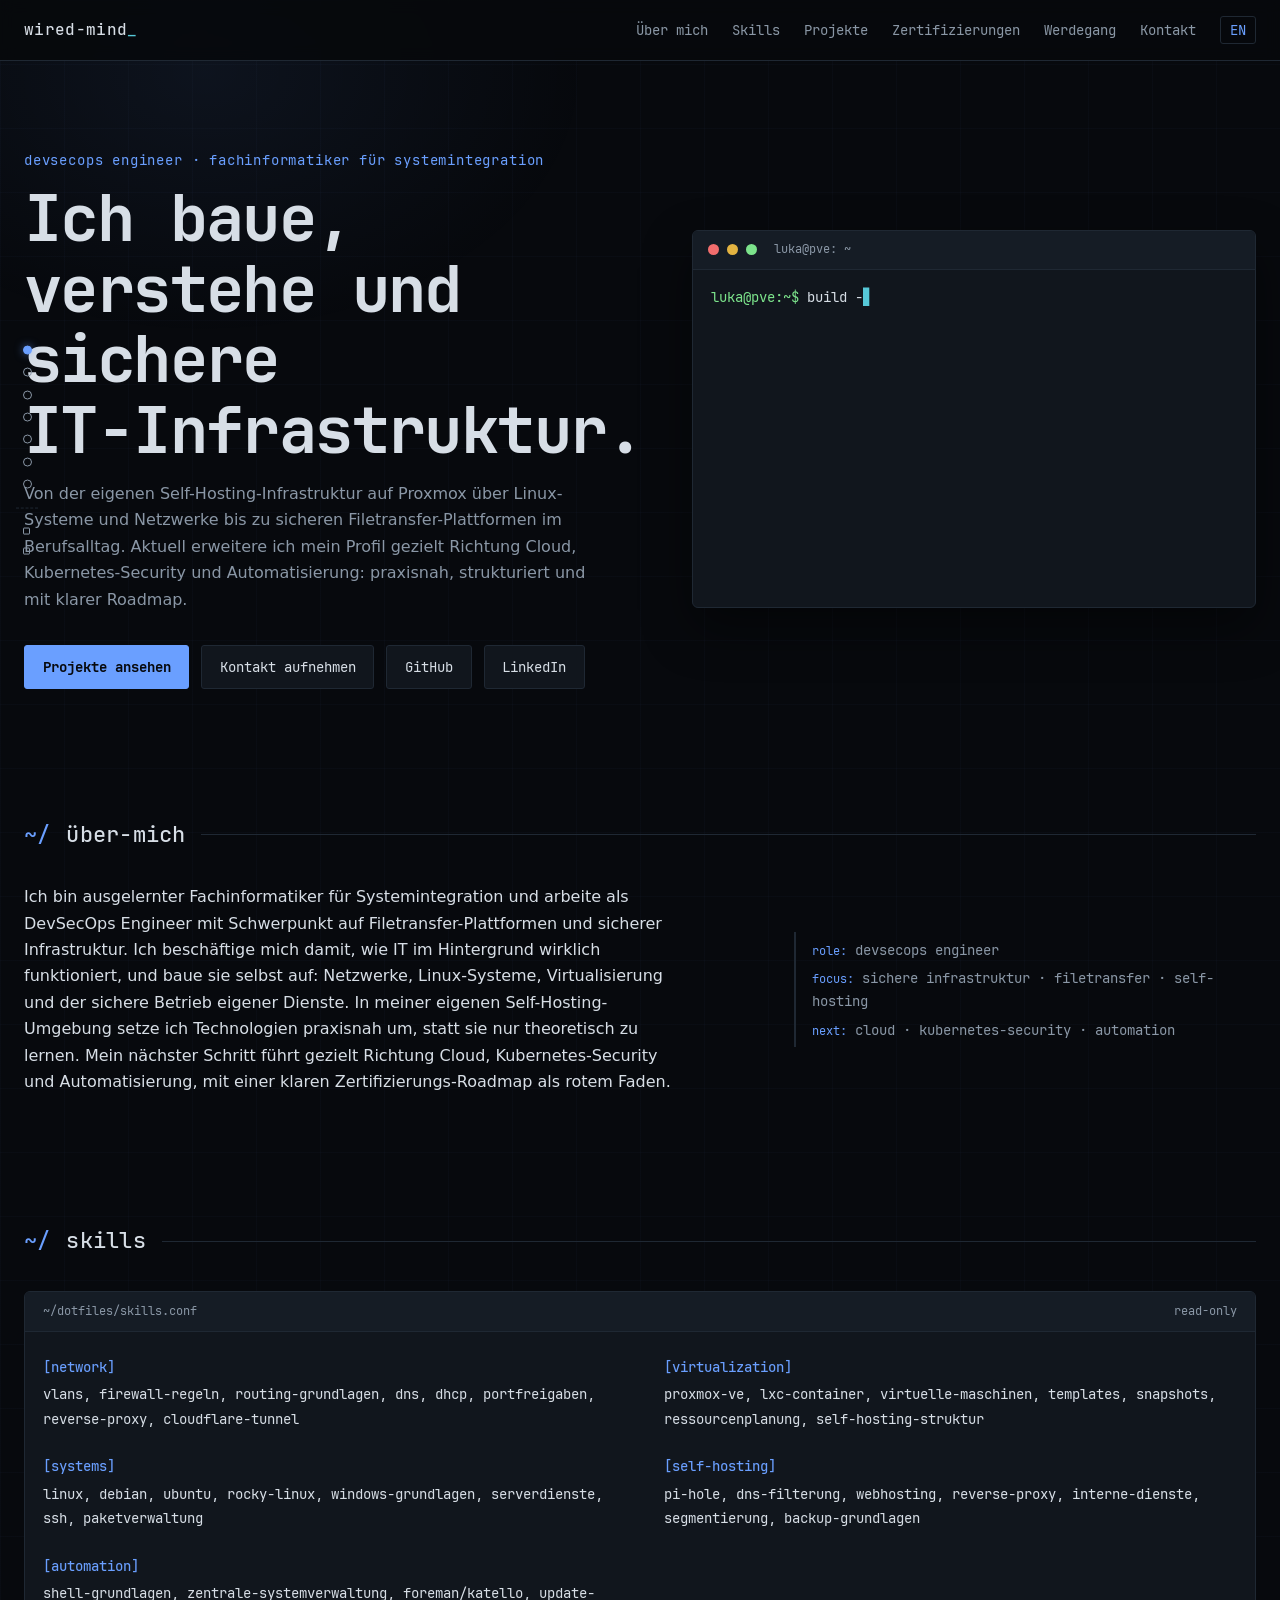
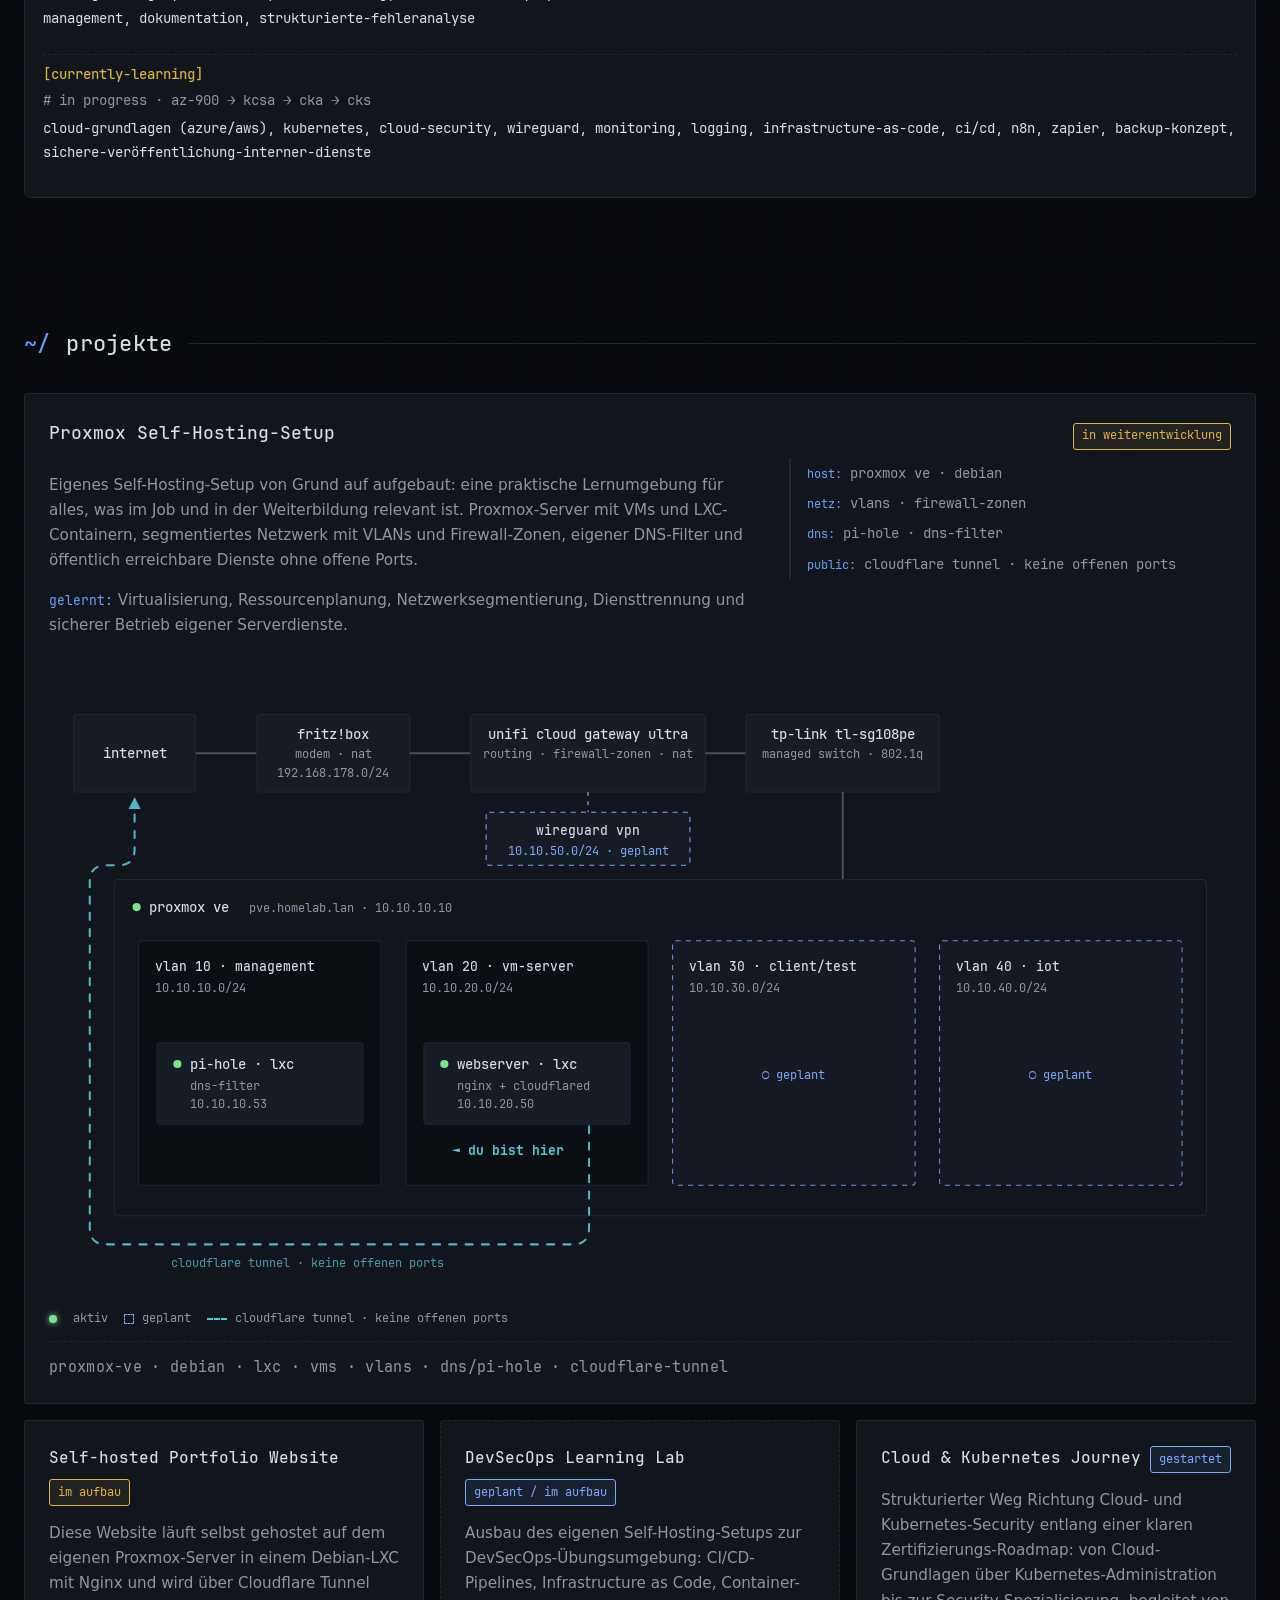
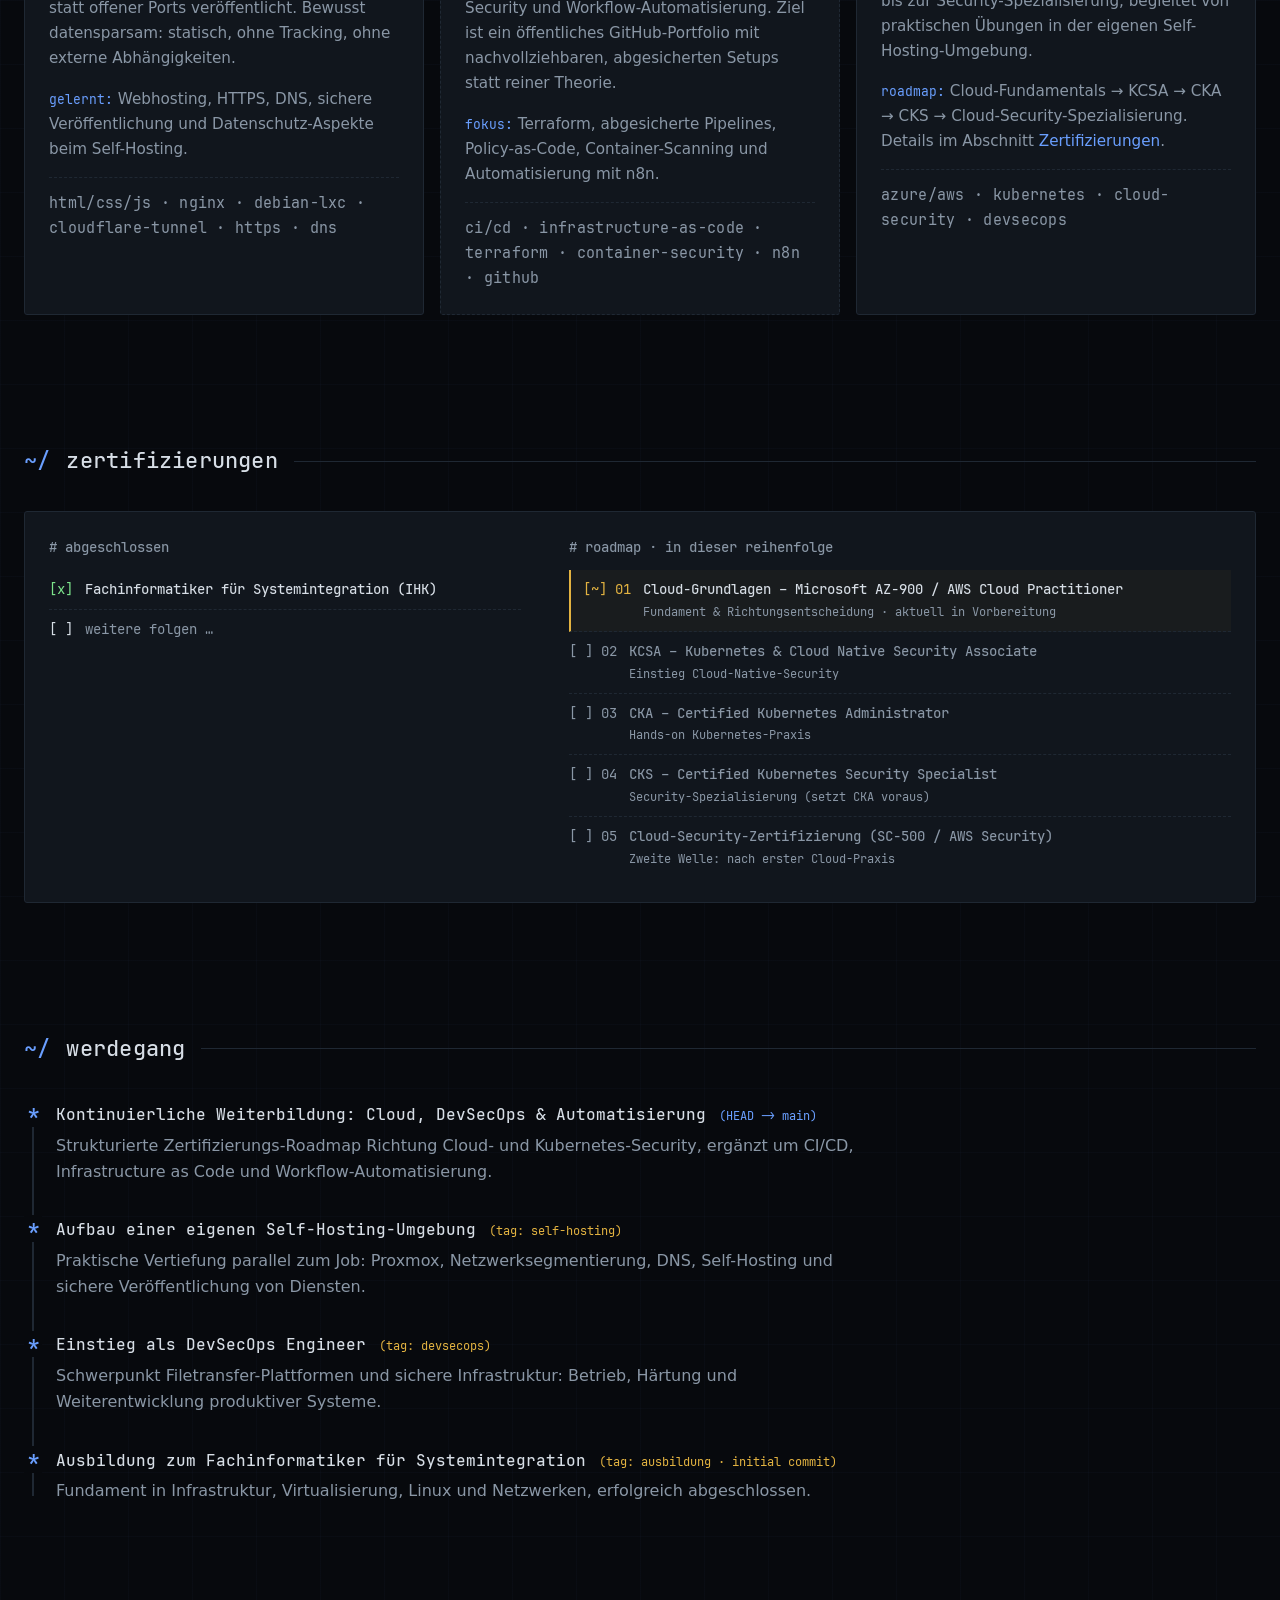
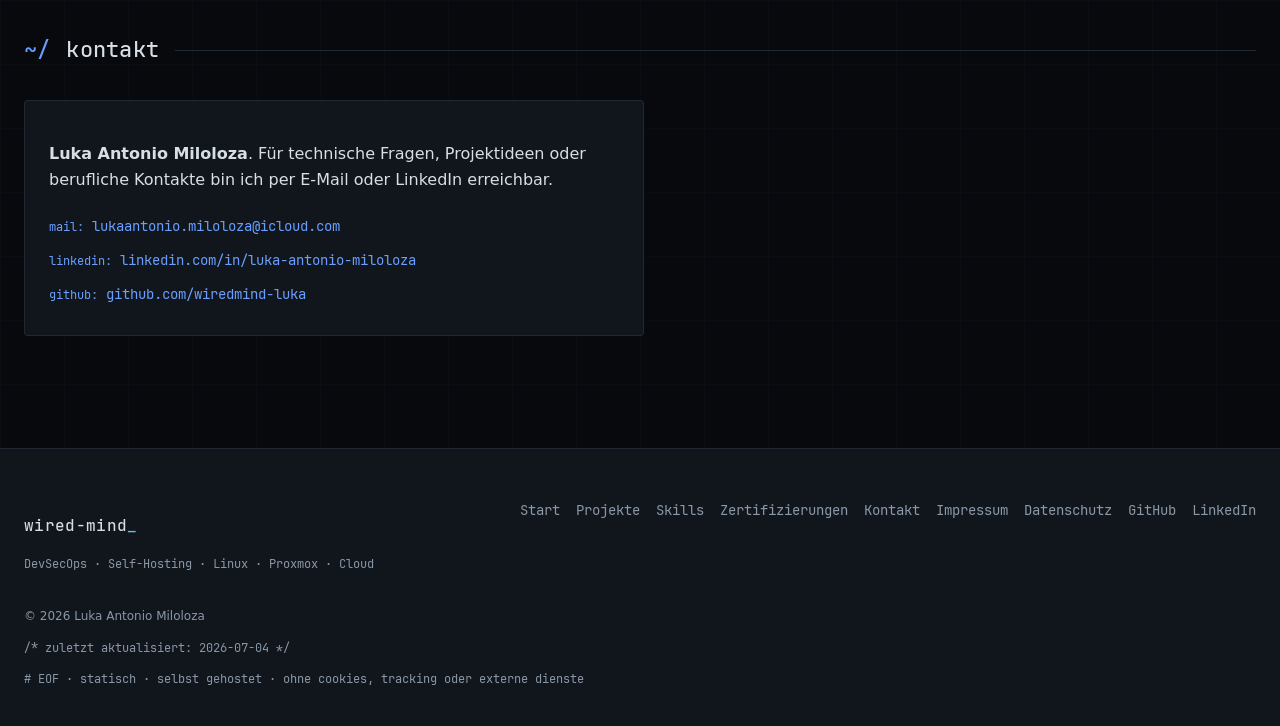
<file: index.html>
<!DOCTYPE html>
<html lang="de">
<head>
  <meta charset="UTF-8">
  <meta name="viewport" content="width=device-width, initial-scale=1.0">
  <title>wired-mind · DevSecOps, Self-Hosting &amp; moderne Infrastruktur</title>
  <meta name="description" content="Portfolio von Luka Antonio Miloloza, DevSecOps Engineer und Fachinformatiker für Systemintegration. Self-Hosting, Proxmox, Linux, Cloud und Automatisierung.">
  <meta property="og:title" content="wired-mind · DevSecOps, Self-Hosting &amp; moderne Infrastruktur">
  <meta property="og:description" content="DevSecOps Engineer. Ich baue, verstehe und dokumentiere IT-Infrastruktur: vom selbst gehosteten Proxmox-Setup bis zu Cloud, Security und Automatisierung.">
  <meta property="og:type" content="website">
  <meta property="og:url" content="https://www.wired-mind.net/">
  <meta property="og:locale" content="de_DE">
  <meta property="og:image" content="https://www.wired-mind.net/assets/img/og-image.png">
  <meta property="og:image:width" content="1200">
  <meta property="og:image:height" content="630">
  <link rel="canonical" href="https://www.wired-mind.net/">
  <link rel="alternate" hreflang="de" href="https://www.wired-mind.net/">
  <link rel="alternate" hreflang="en" href="https://www.wired-mind.net/en/">
  <link rel="alternate" hreflang="x-default" href="https://www.wired-mind.net/">
  <link rel="icon" type="image/svg+xml" href="assets/favicon.svg">
  <link rel="alternate icon" type="image/x-icon" href="favicon.ico">
  <link rel="stylesheet" href="assets/css/style.css">
</head>
<body>
  <a class="skip-link" href="#start">Zum Inhalt springen</a>

  <header class="site-header">
    <nav class="nav container" aria-label="Hauptnavigation">
      <a class="brand" href="#start">wired-mind<span class="brand-cursor">_</span></a>
      <button class="nav-toggle" aria-expanded="false" aria-controls="nav-menu">
        <span class="sr-only">Menü umschalten</span>
        <span class="nav-toggle-bar"></span>
        <span class="nav-toggle-bar"></span>
        <span class="nav-toggle-bar"></span>
      </button>
      <ul class="nav-menu" id="nav-menu">
        <li><a href="#ueber-mich">Über mich</a></li>
        <li><a href="#skills">Skills</a></li>
        <li><a href="#projekte">Projekte</a></li>
        <li><a href="#zertifizierungen">Zertifizierungen</a></li>
        <li><a href="#werdegang">Werdegang</a></li>
        <li><a href="#kontakt">Kontakt</a></li>
        <li class="nav-legal"><a href="impressum.html">Impressum</a></li>
        <li class="nav-legal"><a href="datenschutz.html">Datenschutz</a></li>
        <li class="nav-lang"><a href="en/index.html" lang="en" hreflang="en" title="Switch to English">EN</a></li>
      </ul>
    </nav>
  </header>

  <!-- Sektions-Indikator: nur Desktop (>1100px), aktiver Punkt via Scroll-Spy -->
  <nav class="toc-rail" aria-label="Sektionsübersicht">
    <ul>
      <li><a href="#start" aria-label="Zum Anfang"><span class="toc-dot"></span><span class="toc-label">~/start</span></a></li>
      <li><a href="#ueber-mich" aria-label="Über mich"><span class="toc-dot"></span><span class="toc-label">~/über-mich</span></a></li>
      <li><a href="#skills" aria-label="Skills"><span class="toc-dot"></span><span class="toc-label">~/skills</span></a></li>
      <li><a href="#projekte" aria-label="Projekte"><span class="toc-dot"></span><span class="toc-label">~/projekte</span></a></li>
      <li><a href="#zertifizierungen" aria-label="Zertifizierungen"><span class="toc-dot"></span><span class="toc-label">~/zertifizierungen</span></a></li>
      <li><a href="#werdegang" aria-label="Werdegang"><span class="toc-dot"></span><span class="toc-label">~/werdegang</span></a></li>
      <li><a href="#kontakt" aria-label="Kontakt"><span class="toc-dot"></span><span class="toc-label">~/kontakt</span></a></li>
    </ul>
    <ul class="toc-legal">
      <li><a href="impressum.html" aria-label="Impressum"><span class="toc-dot"></span><span class="toc-label">~/impressum</span></a></li>
      <li><a href="datenschutz.html" aria-label="Datenschutz"><span class="toc-dot"></span><span class="toc-label">~/datenschutz</span></a></li>
    </ul>
  </nav>

  <main id="start">

    <!-- ===================== HERO ===================== -->
    <section class="hero container">
      <div class="hero-text">
        <p class="eyebrow">DevSecOps Engineer · Fachinformatiker für Systemintegration</p>
        <h1>Ich baue, verstehe und sichere IT&#8209;Infrastruktur.</h1>
        <p class="hero-sub">
          Von der eigenen Self-Hosting-Infrastruktur auf Proxmox über Linux-Systeme
          und Netzwerke bis zu sicheren Filetransfer-Plattformen im Berufsalltag.
          Aktuell erweitere ich mein Profil gezielt Richtung Cloud, Kubernetes-Security
          und Automatisierung: praxisnah, strukturiert und mit klarer Roadmap.
        </p>
        <div class="hero-actions">
          <a class="btn btn-primary" href="#projekte">Projekte ansehen</a>
          <a class="btn" href="#kontakt">Kontakt aufnehmen</a>
          <a class="btn" href="https://github.com/wiredmind-luka" rel="noopener noreferrer" target="_blank">GitHub</a>
          <a class="btn" href="https://de.linkedin.com/in/luka-antonio-miloloza-97ba49266" rel="noopener noreferrer">LinkedIn</a>
        </div>
      </div>

      <div class="terminal" aria-hidden="true">
        <div class="terminal-bar">
          <span class="dot dot-r"></span><span class="dot dot-y"></span><span class="dot dot-g"></span>
          <span class="terminal-title">luka@pve: ~</span>
        </div>
        <div class="terminal-body">
          <p class="term-line"><span class="prompt">luka@pve:~$</span> <span id="typed-cmd"></span><span class="cursor" id="term-cursor">▊</span></p>
          <div class="term-output" id="term-output">
            <p class="term-comment"># infrastructure status</p>
            <table class="status-table">
              <tr><td><span class="led led-ok"></span>pve</td><td>proxmox ve</td><td class="ok">running</td></tr>
              <tr><td><span class="led led-ok"></span>pihole</td><td>dns / filter</td><td class="ok">running</td></tr>
              <tr><td><span class="led led-ok"></span>vlan-seg</td><td>network zones</td><td class="ok">active</td></tr>
              <tr><td><span class="led led-ok"></span>webserver</td><td>nginx / tunnel</td><td class="ok">public</td></tr>
              <tr><td><span class="led led-warn"></span>cloud</td><td>az-900 → cks</td><td class="warn">learning</td></tr>
              <tr><td><span class="led led-warn"></span>automation</td><td>ci/cd · iac</td><td class="warn">learning</td></tr>
            </table>
            <p class="term-comment">uptime: learning &nbsp;·&nbsp; stack: devsecops / proxmox / linux</p>
          </div>
        </div>
      </div>
    </section>

    <!-- ===================== ÜBER MICH ===================== -->
    <section class="section container" id="ueber-mich">
      <h2><span class="path">~/</span>über-mich</h2>
      <div class="about-grid">
        <p class="about-text">
          Ich bin ausgelernter Fachinformatiker für Systemintegration und arbeite als
          DevSecOps Engineer mit Schwerpunkt auf Filetransfer-Plattformen und
          sicherer Infrastruktur. Ich beschäftige mich damit, wie IT im Hintergrund
          wirklich funktioniert, und baue sie selbst auf: Netzwerke, Linux-Systeme,
          Virtualisierung und der sichere Betrieb eigener Dienste. In meiner eigenen
          Self-Hosting-Umgebung setze ich Technologien praxisnah um, statt sie nur
          theoretisch zu lernen. Mein nächster Schritt führt gezielt Richtung Cloud,
          Kubernetes-Security und Automatisierung, mit einer klaren
          Zertifizierungs-Roadmap als rotem Faden.
        </p>
        <div class="about-meta">
          <p><span class="meta-key">role:</span> devsecops engineer</p>
          <p><span class="meta-key">focus:</span> sichere infrastruktur · filetransfer · self-hosting</p>
          <p><span class="meta-key">next:</span> cloud · kubernetes-security · automation</p>
        </div>
      </div>
    </section>

    <!-- ===================== SKILLS ===================== -->
    <section class="section container" id="skills">
      <h2><span class="path">~/</span>skills</h2>
      <div class="conf-window">
        <div class="conf-bar">
          <span class="conf-file">~/dotfiles/skills.conf</span>
          <span class="conf-meta">read-only</span>
        </div>
        <div class="conf-body">

          <section class="conf-group">
            <h3 class="conf-key">[network]</h3>
            <p class="conf-values">vlans, firewall-regeln, routing-grundlagen, dns, dhcp, portfreigaben, reverse-proxy, cloudflare-tunnel</p>
          </section>

          <section class="conf-group">
            <h3 class="conf-key">[virtualization]</h3>
            <p class="conf-values">proxmox-ve, lxc-container, virtuelle-maschinen, templates, snapshots, ressourcenplanung, self-hosting-struktur</p>
          </section>

          <section class="conf-group">
            <h3 class="conf-key">[systems]</h3>
            <p class="conf-values">linux, debian, ubuntu, rocky-linux, windows-grundlagen, serverdienste, ssh, paketverwaltung</p>
          </section>

          <section class="conf-group">
            <h3 class="conf-key">[self-hosting]</h3>
            <p class="conf-values">pi-hole, dns-filterung, webhosting, reverse-proxy, interne-dienste, segmentierung, backup-grundlagen</p>
          </section>

          <section class="conf-group">
            <h3 class="conf-key">[automation]</h3>
            <p class="conf-values">shell-grundlagen, zentrale-systemverwaltung, foreman/katello, update-management, dokumentation, strukturierte-fehleranalyse</p>
          </section>

          <section class="conf-group conf-learning">
            <h3 class="conf-key">[currently-learning]</h3>
            <p class="conf-comment"># in progress · az-900 → kcsa → cka → cks</p>
            <p class="conf-values">cloud-grundlagen (azure/aws), kubernetes, cloud-security, wireguard, monitoring, logging, infrastructure-as-code, ci/cd, n8n, zapier, backup-konzept, sichere-veröffentlichung-interner-dienste</p>
          </section>

        </div>
      </div>
    </section>

    <!-- ===================== PROJEKTE ===================== -->
    <section class="section container" id="projekte">
      <h2><span class="path">~/</span>projekte</h2>

      <article class="project project-featured">
        <div class="project-head">
          <h3 class="project-title">Proxmox Self-Hosting-Setup</h3>
          <span class="badge badge-progress">in weiterentwicklung</span>
        </div>
        <div class="project-featured-grid">
          <div>
            <p>
              Eigenes Self-Hosting-Setup von Grund auf aufgebaut: eine praktische
              Lernumgebung für alles, was im Job und in der Weiterbildung relevant ist.
              Proxmox-Server mit
              VMs und LXC-Containern, segmentiertes Netzwerk mit VLANs und Firewall-Zonen,
              eigener DNS-Filter und öffentlich erreichbare Dienste ohne offene Ports.
            </p>
            <p class="learned"><span class="meta-key">gelernt:</span> Virtualisierung, Ressourcenplanung, Netzwerksegmentierung, Diensttrennung und sicherer Betrieb eigener Serverdienste.</p>
          </div>
          <ul class="project-facts">
            <li><span class="meta-key">host:</span> proxmox ve · debian</li>
            <li><span class="meta-key">netz:</span> vlans · firewall-zonen</li>
            <li><span class="meta-key">dns:</span> pi-hole · dns-filter</li>
            <li><span class="meta-key">public:</span> cloudflare tunnel · keine offenen ports</li>
          </ul>
        </div>

        <!-- Topologie: echte Self-Hosting-Architektur, Zustandsfarben wie bei den Badges -->
        <figure class="topology">
          <svg class="topo topo-desktop" viewBox="0 0 1160 600" aria-hidden="true" focusable="false">
            <defs>
              <marker id="tpa-d" viewBox="0 0 8 8" refX="6" refY="4" markerWidth="6" markerHeight="6" orient="auto">
                <path class="tp-arrow" d="M 0 0 L 8 4 L 0 8 Z"/>
              </marker>
            </defs>

            <!-- Uplink-Kette: streng linear -->
            <g class="tp-fade">
              <rect class="tp-node" x="24" y="28" width="120" height="76" rx="3"/>
              <text class="tp-title" x="84" y="71" text-anchor="middle">internet</text>
            </g>
            <path class="tp-link" d="M 144 66 H 204" pathLength="1"/>
            <g class="tp-fade">
              <rect class="tp-node" x="204" y="28" width="150" height="76" rx="3"/>
              <text class="tp-title" x="279" y="52" text-anchor="middle">fritz!box</text>
              <text class="tp-sub" x="279" y="71" text-anchor="middle">modem · nat</text>
              <text class="tp-sub" x="279" y="89" text-anchor="middle">192.168.178.0/24</text>
            </g>
            <path class="tp-link" d="M 354 66 H 414" pathLength="1"/>
            <g class="tp-fade">
              <rect class="tp-node" x="414" y="28" width="230" height="76" rx="3"/>
              <text class="tp-title" x="529" y="52" text-anchor="middle">unifi cloud gateway ultra</text>
              <text class="tp-sub" x="529" y="71" text-anchor="middle">routing · firewall-zonen · nat</text>
            </g>
            <path class="tp-link" d="M 644 66 H 684" pathLength="1"/>
            <g class="tp-fade">
              <rect class="tp-node" x="684" y="28" width="190" height="76" rx="3"/>
              <text class="tp-title" x="779" y="52" text-anchor="middle">tp-link tl-sg108pe</text>
              <text class="tp-sub" x="779" y="71" text-anchor="middle">managed switch · 802.1q</text>
            </g>
            <path class="tp-link" d="M 779 104 V 190" pathLength="1"/>

            <!-- Geplant: WireGuard VPN am Gateway -->
            <g class="tp-fade">
              <path class="tp-link-plan" d="M 529 104 V 124"/>
              <rect class="tp-node-plan" x="429" y="124" width="200" height="52" rx="3"/>
              <text class="tp-zone-title" x="529" y="146" text-anchor="middle">wireguard vpn</text>
              <text class="tp-plan-label" x="529" y="166" text-anchor="middle">10.10.50.0/24 · geplant</text>
            </g>

            <!-- Proxmox-Host mit VLAN-Zonen -->
            <g class="tp-fade">
              <rect class="tp-host" x="64" y="190" width="1072" height="330" rx="4"/>
              <circle class="tp-led-ok" cx="86" cy="217" r="4"/>
              <text class="tp-title" x="98" y="222">proxmox ve</text>
              <text class="tp-sub" x="196" y="222">pve.homelab.lan · 10.10.10.10</text>
            </g>
            <g class="tp-fade">
              <rect class="tp-zone" x="88" y="250" width="238" height="240" rx="3"/>
              <text class="tp-zone-title" x="104" y="280">vlan 10 · management</text>
              <text class="tp-sub" x="104" y="300">10.10.10.0/24</text>
              <rect class="tp-node" x="106" y="350" width="202" height="80" rx="3"/>
              <circle class="tp-led-ok" cx="126" cy="371" r="4"/>
              <text class="tp-title" x="138" y="376">pi-hole · lxc</text>
              <text class="tp-sub" x="138" y="396">dns-filter</text>
              <text class="tp-sub" x="138" y="414">10.10.10.53</text>
            </g>
            <g class="tp-fade">
              <rect class="tp-zone" x="350" y="250" width="238" height="240" rx="3"/>
              <text class="tp-zone-title" x="366" y="280">vlan 20 · vm-server</text>
              <text class="tp-sub" x="366" y="300">10.10.20.0/24</text>
              <rect class="tp-node" x="368" y="350" width="202" height="80" rx="3"/>
              <circle class="tp-led-ok" cx="388" cy="371" r="4"/>
              <text class="tp-title" x="400" y="376">webserver · lxc</text>
              <text class="tp-sub" x="400" y="396">nginx + cloudflared</text>
              <text class="tp-sub" x="400" y="414">10.10.20.50</text>
            </g>
            <g class="tp-fade">
              <rect class="tp-zone tp-zone-plan" x="612" y="250" width="238" height="240" rx="3"/>
              <text class="tp-zone-title" x="628" y="280">vlan 30 · client/test</text>
              <text class="tp-sub" x="628" y="300">10.10.30.0/24</text>
              <text class="tp-plan-label" x="731" y="386" text-anchor="middle">○ geplant</text>
            </g>
            <g class="tp-fade">
              <rect class="tp-zone tp-zone-plan" x="874" y="250" width="238" height="240" rx="3"/>
              <text class="tp-zone-title" x="890" y="280">vlan 40 · iot</text>
              <text class="tp-sub" x="890" y="300">10.10.40.0/24</text>
              <text class="tp-plan-label" x="993" y="386" text-anchor="middle">○ geplant</text>
            </g>

            <!-- Cloudflare Tunnel: ausgehend vom webserver-lxc aufgebaut,
                 Pfeil zeigt die Verbindungsrichtung nach draußen -->
            <path class="tp-tunnel" marker-end="url(#tpa-d)" d="M 530 432 V 532 Q 530 548 514 548 H 56 Q 40 548 40 532 V 192 Q 40 176 56 176 H 68 Q 84 176 84 160 V 112"/>
            <text class="tp-sub tp-tunnel-label tp-fade" x="254" y="570" text-anchor="middle">cloudflare tunnel · keine offenen ports</text>
            <text class="tp-you tp-fade" x="450" y="460" text-anchor="middle">◄ du bist hier</text>
          </svg>

          <!-- Vereinfachte vertikale Variante für schmale Screens -->
          <svg class="topo topo-mobile" viewBox="0 0 360 700" aria-hidden="true" focusable="false">
            <defs>
              <marker id="tpa-m" viewBox="0 0 8 8" refX="6" refY="4" markerWidth="6" markerHeight="6" orient="auto">
                <path class="tp-arrow" d="M 0 0 L 8 4 L 0 8 Z"/>
              </marker>
            </defs>
            <g class="tp-fade">
              <rect class="tp-node" x="40" y="16" width="280" height="52" rx="3"/>
              <text class="tp-title" x="180" y="47" text-anchor="middle">internet</text>
            </g>
            <path class="tp-link" d="M 180 68 V 96" pathLength="1"/>
            <g class="tp-fade">
              <rect class="tp-node" x="40" y="96" width="280" height="52" rx="3"/>
              <text class="tp-title" x="180" y="118" text-anchor="middle">fritz!box</text>
              <text class="tp-sub" x="180" y="137" text-anchor="middle">modem · nat · 192.168.178.0/24</text>
            </g>
            <path class="tp-link" d="M 180 148 V 176" pathLength="1"/>
            <g class="tp-fade">
              <rect class="tp-node" x="40" y="176" width="280" height="52" rx="3"/>
              <text class="tp-title" x="180" y="198" text-anchor="middle">unifi cloud gateway ultra</text>
              <text class="tp-sub" x="180" y="217" text-anchor="middle">routing · firewall-zonen · nat</text>
            </g>
            <path class="tp-link" d="M 180 228 V 256" pathLength="1"/>
            <g class="tp-fade">
              <rect class="tp-node" x="40" y="256" width="280" height="52" rx="3"/>
              <text class="tp-title" x="180" y="278" text-anchor="middle">tp-link tl-sg108pe</text>
              <text class="tp-sub" x="180" y="297" text-anchor="middle">managed switch · 802.1q</text>
            </g>
            <path class="tp-link" d="M 180 308 V 336" pathLength="1"/>
            <g class="tp-fade">
              <rect class="tp-host" x="24" y="336" width="312" height="340" rx="4"/>
              <circle class="tp-led-ok" cx="46" cy="363" r="4"/>
              <text class="tp-title" x="58" y="368">proxmox ve</text>
              <text class="tp-sub" x="156" y="368">10.10.10.10</text>
            </g>
            <g class="tp-fade">
              <rect class="tp-zone" x="44" y="384" width="272" height="56" rx="3"/>
              <text class="tp-zone-title" x="60" y="407">vlan 10 · management</text>
              <text class="tp-sub" x="60" y="426">pi-hole · dns-filter</text>
              <circle class="tp-led-ok" cx="298" cy="412" r="4"/>
            </g>
            <g class="tp-fade">
              <rect class="tp-zone" x="44" y="452" width="272" height="72" rx="3"/>
              <text class="tp-zone-title" x="60" y="475">vlan 20 · vm-server</text>
              <text class="tp-sub" x="60" y="494">webserver · nginx · tunnel</text>
              <text class="tp-you" x="60" y="514">◄ du bist hier</text>
              <circle class="tp-led-ok" cx="298" cy="480" r="4"/>
            </g>
            <g class="tp-fade">
              <rect class="tp-zone tp-zone-plan" x="44" y="536" width="272" height="56" rx="3"/>
              <text class="tp-zone-title" x="60" y="559">vlan 30 · client/test</text>
              <text class="tp-plan-label" x="60" y="578">geplant</text>
            </g>
            <g class="tp-fade">
              <rect class="tp-zone tp-zone-plan" x="44" y="604" width="272" height="56" rx="3"/>
              <text class="tp-zone-title" x="60" y="627">vlan 40 · iot</text>
              <text class="tp-plan-label" x="60" y="646">geplant</text>
            </g>
            <path class="tp-tunnel" marker-end="url(#tpa-m)" d="M 44 488 H 20 Q 12 488 12 480 V 50 Q 12 42 20 42 H 34"/>
          </svg>

          <figcaption class="topo-legend">
            <span class="sr-only">Topologie: Internet über FRITZ!Box (Modem/NAT), UniFi Cloud Gateway Ultra (Routing, Firewall-Zonen) und TP-Link-Switch zu Proxmox VE mit vier VLANs: VLAN 10 Management mit Pi-hole (10.10.10.53) und VLAN 20 VM-Server mit Webserver-LXC (Nginx und cloudflared, 10.10.20.50) aktiv, VLAN 30 Client/Test und VLAN 40 IoT geplant. Der Cloudflare Tunnel wird vom Webserver-Container ausgehend aufgebaut, ohne offene Ports. Am Gateway ist ein WireGuard-VPN (10.10.50.0/24) geplant.</span>
            <span class="topo-key"><span class="led led-ok"></span>aktiv</span>
            <span class="topo-key"><span class="topo-plan-swatch"></span>geplant</span>
            <span class="topo-key"><span class="topo-dash"></span>cloudflare tunnel · keine offenen ports</span>
          </figcaption>
        </figure>

        <p class="project-stack">proxmox-ve · debian · lxc · vms · vlans · dns/pi-hole · cloudflare-tunnel</p>
      </article>

      <div class="projects-grid">

        <article class="project">
          <div class="project-head">
            <h3 class="project-title">Self-hosted Portfolio Website</h3>
            <span class="badge badge-progress">im aufbau</span>
          </div>
          <p>
            Diese Website läuft selbst gehostet auf dem eigenen Proxmox-Server in einem
            Debian-LXC mit Nginx und wird über Cloudflare Tunnel statt offener Ports
            veröffentlicht. Bewusst datensparsam: statisch, ohne Tracking, ohne externe
            Abhängigkeiten.
          </p>
          <p class="learned"><span class="meta-key">gelernt:</span> Webhosting, HTTPS, DNS, sichere Veröffentlichung und Datenschutz-Aspekte beim Self-Hosting.</p>
          <p class="project-stack">html/css/js · nginx · debian-lxc · cloudflare-tunnel · https · dns</p>
        </article>

        <article class="project project-planned">
          <div class="project-head">
            <h3 class="project-title">DevSecOps Learning Lab</h3>
            <span class="badge badge-planned">geplant / im aufbau</span>
          </div>
          <p>
            Ausbau des eigenen Self-Hosting-Setups zur DevSecOps-Übungsumgebung: CI/CD-Pipelines,
            Infrastructure as Code, Container-Security und Workflow-Automatisierung.
            Ziel ist ein öffentliches GitHub-Portfolio mit nachvollziehbaren,
            abgesicherten Setups statt reiner Theorie.
          </p>
          <p class="learned"><span class="meta-key">fokus:</span> Terraform, abgesicherte Pipelines, Policy-as-Code, Container-Scanning und Automatisierung mit n8n.</p>
          <p class="project-stack">ci/cd · infrastructure-as-code · terraform · container-security · n8n · github</p>
        </article>

        <article class="project">
          <div class="project-head">
            <h3 class="project-title">Cloud &amp; Kubernetes Journey</h3>
            <span class="badge badge-planned">gestartet</span>
          </div>
          <p>
            Strukturierter Weg Richtung Cloud- und Kubernetes-Security entlang einer
            klaren Zertifizierungs-Roadmap: von Cloud-Grundlagen über
            Kubernetes-Administration bis zur Security-Spezialisierung, begleitet von
            praktischen Übungen in der eigenen Self-Hosting-Umgebung.
          </p>
          <p class="learned"><span class="meta-key">roadmap:</span> Cloud-Fundamentals → KCSA → CKA → CKS → Cloud-Security-Spezialisierung. Details im Abschnitt <a href="#zertifizierungen">Zertifizierungen</a>.</p>
          <p class="project-stack">azure/aws · kubernetes · cloud-security · devsecops</p>
        </article>

      </div>
    </section>

    <!-- ===================== ZERTIFIZIERUNGEN ===================== -->
    <section class="section container" id="zertifizierungen">
      <h2><span class="path">~/</span>zertifizierungen</h2>
      <div class="checklist">

        <section>
          <h3 class="check-title"># abgeschlossen</h3>
          <ul class="check-list">
            <li class="check-done">
              <span class="check-box">[x]</span>
              <span class="cert-name">Fachinformatiker für Systemintegration (IHK)</span>
            </li>
            <li class="cert-placeholder">
              <span class="check-box">[ ]</span>
              <span class="cert-name">weitere folgen …</span>
            </li>
          </ul>
        </section>

        <section>
          <h3 class="check-title"># roadmap · in dieser reihenfolge</h3>
          <ol class="check-roadmap">
            <li class="check-active">
              <span class="check-box">[~] 01</span>
              <span>
                <span class="cert-name">Cloud-Grundlagen – Microsoft AZ-900 / AWS Cloud Practitioner</span>
                <span class="cert-note">Fundament &amp; Richtungsentscheidung · aktuell in Vorbereitung</span>
              </span>
            </li>
            <li class="check-planned">
              <span class="check-box">[ ] 02</span>
              <span>
                <span class="cert-name">KCSA – Kubernetes &amp; Cloud Native Security Associate</span>
                <span class="cert-note">Einstieg Cloud-Native-Security</span>
              </span>
            </li>
            <li class="check-planned">
              <span class="check-box">[ ] 03</span>
              <span>
                <span class="cert-name">CKA – Certified Kubernetes Administrator</span>
                <span class="cert-note">Hands-on Kubernetes-Praxis</span>
              </span>
            </li>
            <li class="check-planned">
              <span class="check-box">[ ] 04</span>
              <span>
                <span class="cert-name">CKS – Certified Kubernetes Security Specialist</span>
                <span class="cert-note">Security-Spezialisierung (setzt CKA voraus)</span>
              </span>
            </li>
            <li class="check-planned">
              <span class="check-box">[ ] 05</span>
              <span>
                <span class="cert-name">Cloud-Security-Zertifizierung (SC-500 / AWS Security)</span>
                <span class="cert-note">Zweite Welle: nach erster Cloud-Praxis</span>
              </span>
            </li>
          </ol>
        </section>

      </div>
    </section>

    <!-- ===================== WERDEGANG ===================== -->
    <section class="section container" id="werdegang">
      <h2><span class="path">~/</span>werdegang</h2>
      <!-- git log: neueste Station zuerst, wie im echten Log -->
      <ol class="gitlog">
        <li>
          <h3>Kontinuierliche Weiterbildung: Cloud, DevSecOps &amp; Automatisierung</h3>
          <span class="gitlog-ref gitlog-ref-head">(HEAD -&gt; main)</span>
          <p>Strukturierte Zertifizierungs-Roadmap Richtung Cloud- und Kubernetes-Security, ergänzt um CI/CD, Infrastructure as Code und Workflow-Automatisierung.</p>
        </li>
        <li>
          <h3>Aufbau einer eigenen Self-Hosting-Umgebung</h3>
          <span class="gitlog-ref">(tag: self-hosting)</span>
          <p>Praktische Vertiefung parallel zum Job: Proxmox, Netzwerksegmentierung, DNS, Self-Hosting und sichere Veröffentlichung von Diensten.</p>
        </li>
        <li>
          <h3>Einstieg als DevSecOps Engineer</h3>
          <span class="gitlog-ref">(tag: devsecops)</span>
          <p>Schwerpunkt Filetransfer-Plattformen und sichere Infrastruktur: Betrieb, Härtung und Weiterentwicklung produktiver Systeme.</p>
        </li>
        <li>
          <h3>Ausbildung zum Fachinformatiker für Systemintegration</h3>
          <span class="gitlog-ref">(tag: ausbildung · initial commit)</span>
          <p>Fundament in Infrastruktur, Virtualisierung, Linux und Netzwerken, erfolgreich abgeschlossen.</p>
        </li>
      </ol>
    </section>

    <!-- ===================== KONTAKT ===================== -->
    <section class="section container" id="kontakt">
      <h2><span class="path">~/</span>kontakt</h2>
      <div class="card contact-card">
        <p><strong>Luka Antonio Miloloza</strong>. Für technische Fragen, Projektideen oder berufliche Kontakte bin ich per E-Mail oder LinkedIn erreichbar.</p>
        <ul class="contact-list">
          <li><span class="meta-key">mail:</span> <a href="mailto:lukaantonio.miloloza@icloud.com">lukaantonio.miloloza@icloud.com</a></li>
          <li><span class="meta-key">linkedin:</span> <a href="https://de.linkedin.com/in/luka-antonio-miloloza-97ba49266" rel="noopener noreferrer">linkedin.com/in/luka-antonio-miloloza</a></li>
          <li><span class="meta-key">github:</span> <a href="https://github.com/wiredmind-luka" rel="noopener noreferrer" target="_blank">github.com/wiredmind-luka</a></li>
        </ul>
      </div>
    </section>

  </main>

  <!-- ===================== FOOTER ===================== -->
  <footer class="site-footer">
    <div class="container footer-grid">
      <div>
        <p class="brand">wired-mind<span class="brand-cursor">_</span></p>
        <p class="footer-claim">DevSecOps · Self-Hosting · Linux · Proxmox · Cloud</p>
      </div>
      <nav aria-label="Footer-Navigation">
        <ul class="footer-links">
          <li><a href="#start">Start</a></li>
          <li><a href="#projekte">Projekte</a></li>
          <li><a href="#skills">Skills</a></li>
          <li><a href="#zertifizierungen">Zertifizierungen</a></li>
          <li><a href="#kontakt">Kontakt</a></li>
          <li><a href="impressum.html">Impressum</a></li>
          <li><a href="datenschutz.html">Datenschutz</a></li>
          <li><a href="https://github.com/wiredmind-luka" rel="noopener noreferrer" target="_blank">GitHub</a></li>
          <li><a href="https://de.linkedin.com/in/luka-antonio-miloloza-97ba49266" rel="noopener noreferrer">LinkedIn</a></li>
        </ul>
      </nav>
    </div>
    <p class="footer-note container">© <span id="year"></span> Luka Antonio Miloloza</p>
    <p class="footer-eof container">/* zuletzt aktualisiert: 2026-07-04 */</p>
    <p class="footer-eof container"># EOF · statisch · selbst gehostet · ohne cookies, tracking oder externe dienste</p>
  </footer>

  <script src="assets/js/main.js"></script>
</body>
</html>
</file>
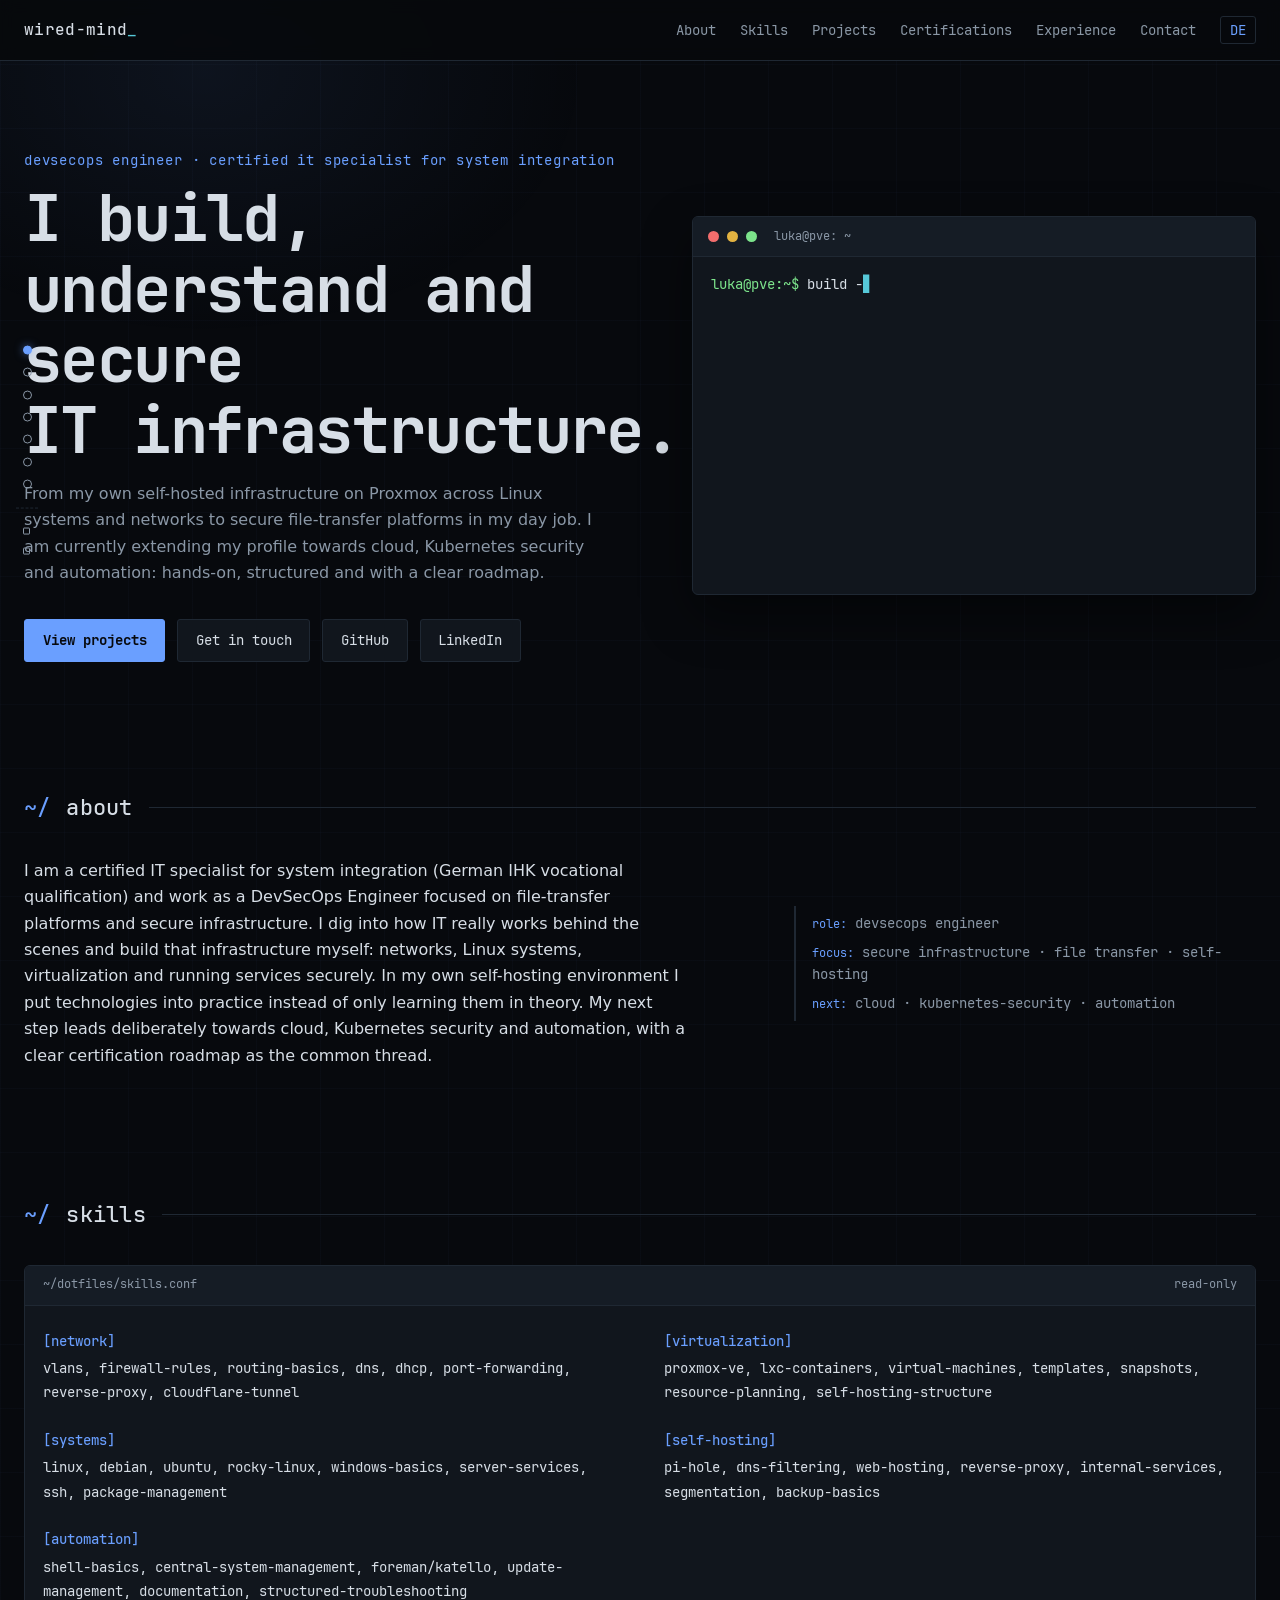
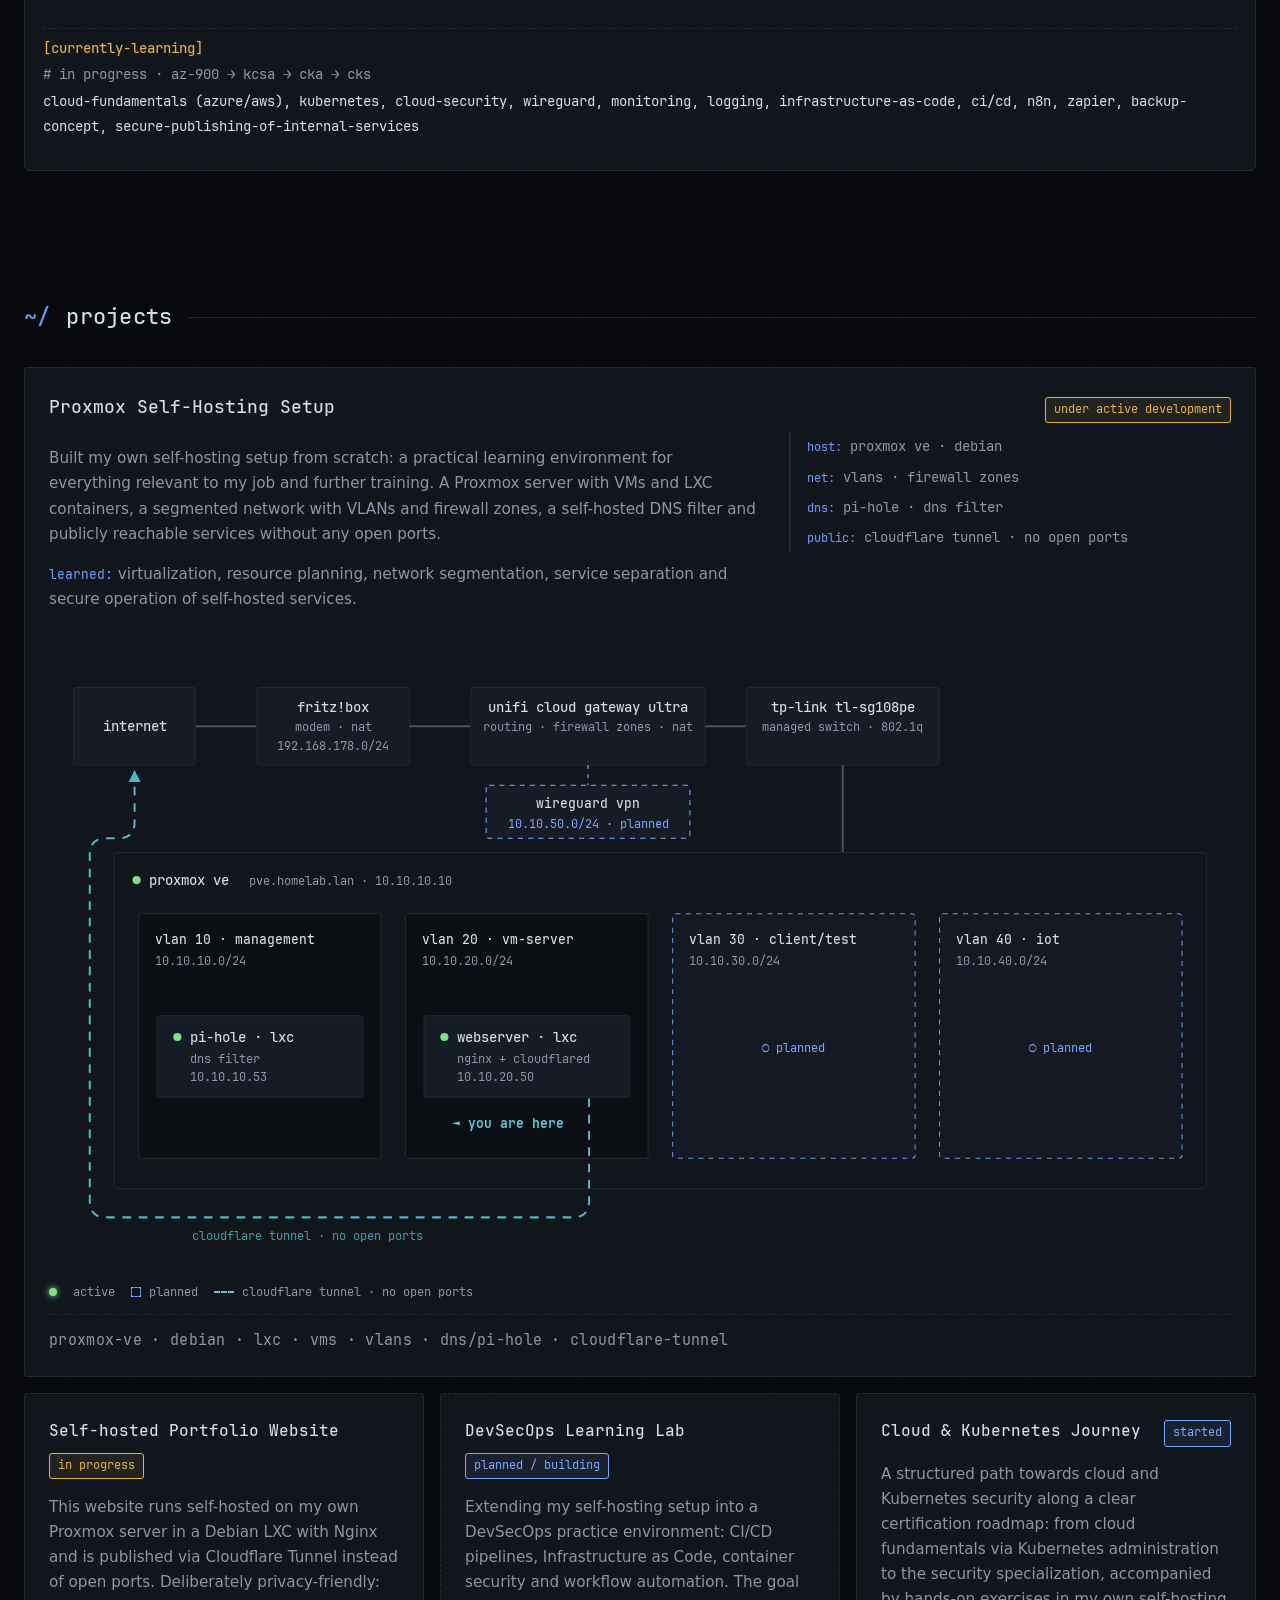
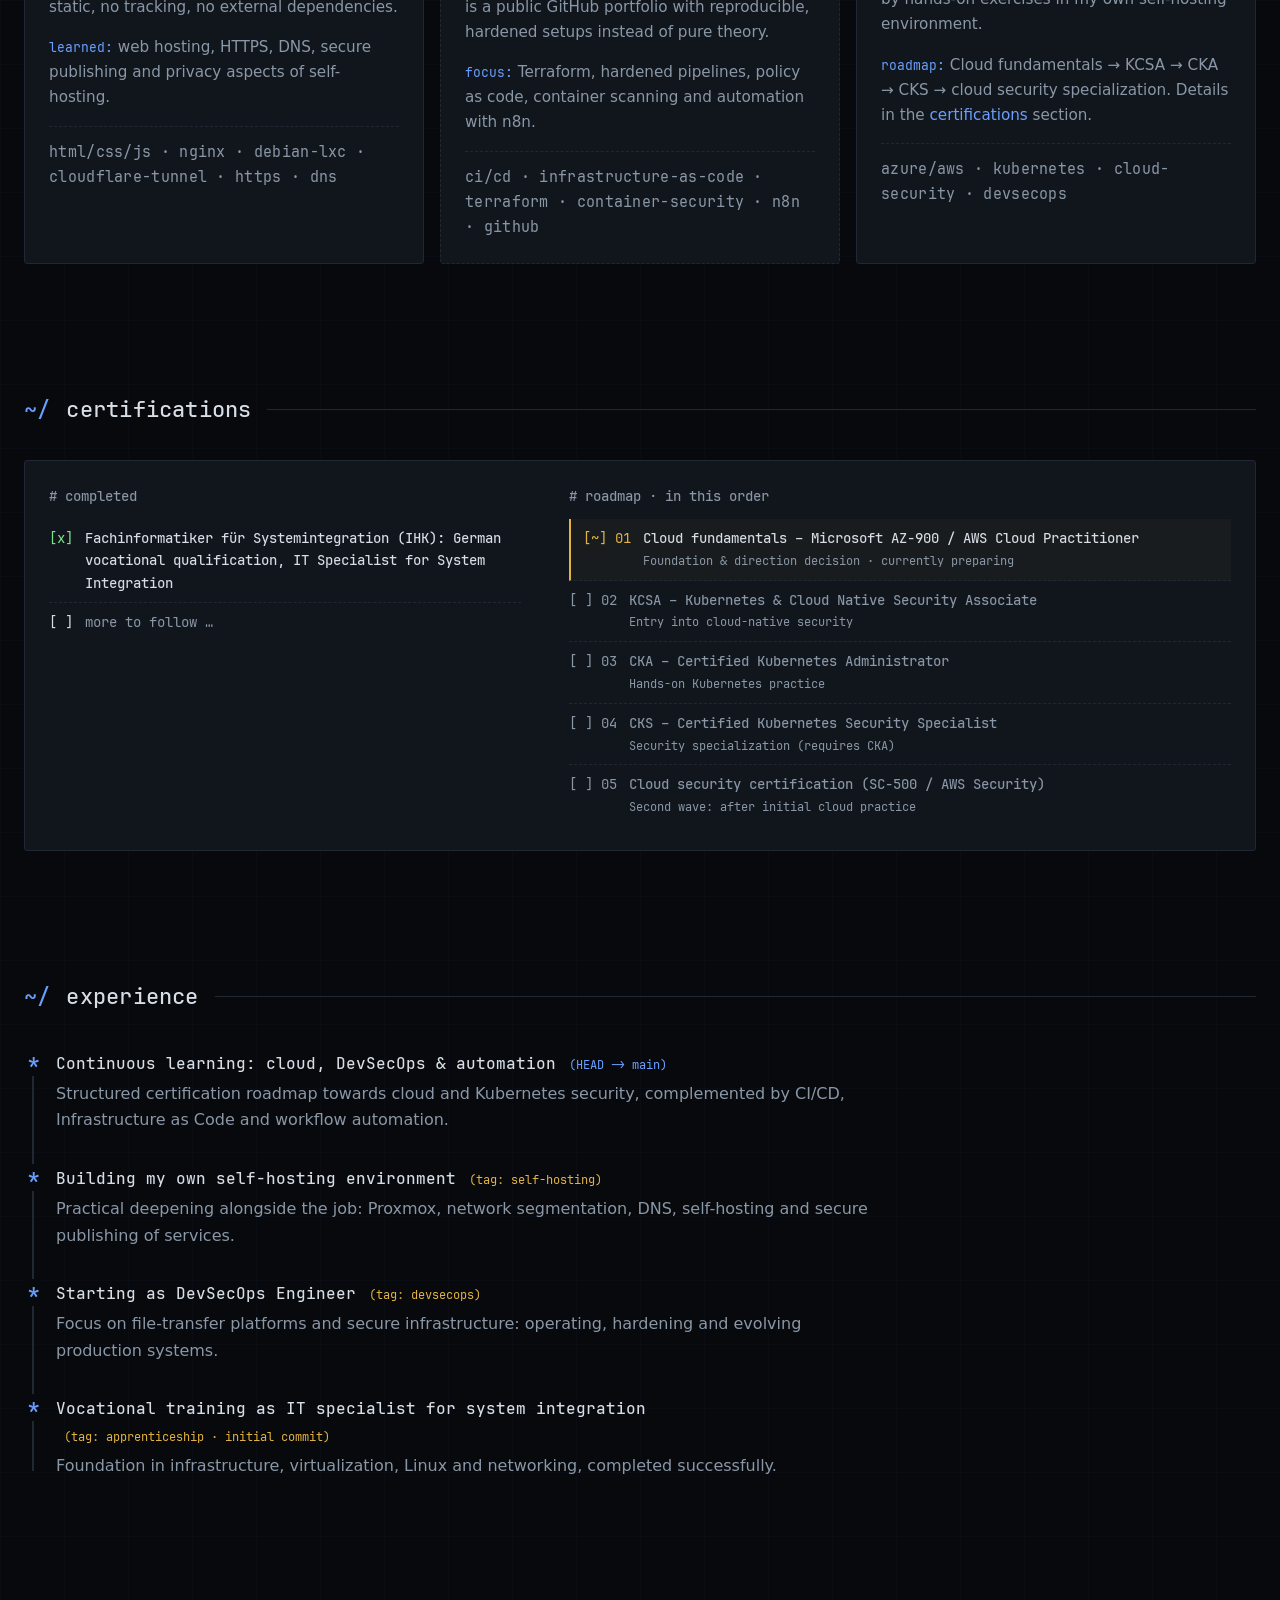
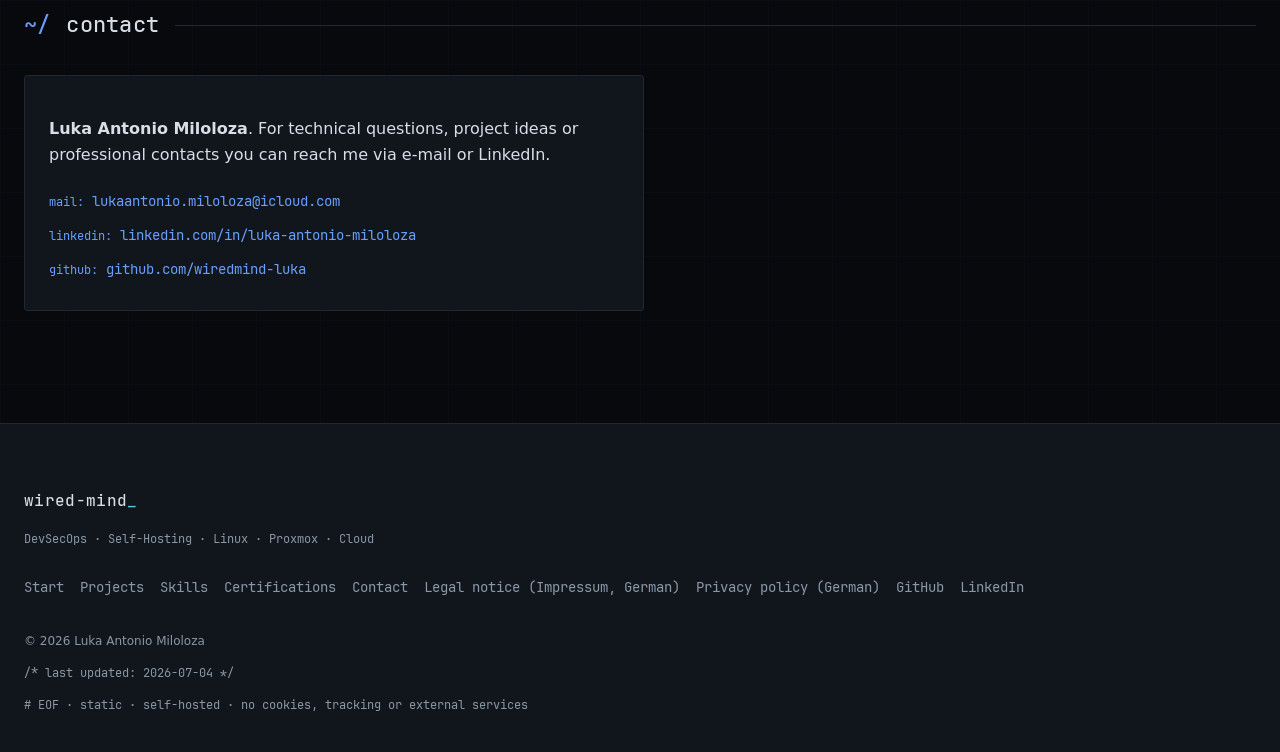
<file: en/index.html>
<!DOCTYPE html>
<html lang="en">
<head>
  <meta charset="UTF-8">
  <meta name="viewport" content="width=device-width, initial-scale=1.0">
  <title>wired-mind · DevSecOps, Self-Hosting &amp; Modern Infrastructure</title>
  <meta name="description" content="Portfolio of Luka Antonio Miloloza, DevSecOps Engineer and certified IT specialist for system integration. Self-hosting, Proxmox, Linux, cloud and automation.">
  <meta property="og:title" content="wired-mind · DevSecOps, Self-Hosting &amp; Modern Infrastructure">
  <meta property="og:description" content="DevSecOps Engineer. I build, understand and document IT infrastructure: from a self-hosted Proxmox setup to cloud, security and automation.">
  <meta property="og:type" content="website">
  <meta property="og:url" content="https://www.wired-mind.net/en/">
  <meta property="og:locale" content="en_US">
  <meta property="og:image" content="https://www.wired-mind.net/assets/img/og-image.png">
  <meta property="og:image:width" content="1200">
  <meta property="og:image:height" content="630">
  <link rel="canonical" href="https://www.wired-mind.net/en/">
  <link rel="alternate" hreflang="de" href="https://www.wired-mind.net/">
  <link rel="alternate" hreflang="en" href="https://www.wired-mind.net/en/">
  <link rel="alternate" hreflang="x-default" href="https://www.wired-mind.net/">
  <link rel="icon" type="image/svg+xml" href="../assets/favicon.svg">
  <link rel="alternate icon" type="image/x-icon" href="../favicon.ico">
  <link rel="stylesheet" href="../assets/css/style.css">
</head>
<body>
  <a class="skip-link" href="#start">Skip to content</a>

  <header class="site-header">
    <nav class="nav container" aria-label="Main navigation">
      <a class="brand" href="#start">wired-mind<span class="brand-cursor">_</span></a>
      <button class="nav-toggle" aria-expanded="false" aria-controls="nav-menu">
        <span class="sr-only">Toggle menu</span>
        <span class="nav-toggle-bar"></span>
        <span class="nav-toggle-bar"></span>
        <span class="nav-toggle-bar"></span>
      </button>
      <ul class="nav-menu" id="nav-menu">
        <li><a href="#about">About</a></li>
        <li><a href="#skills">Skills</a></li>
        <li><a href="#projects">Projects</a></li>
        <li><a href="#certifications">Certifications</a></li>
        <li><a href="#experience">Experience</a></li>
        <li><a href="#contact">Contact</a></li>
        <li class="nav-legal"><a href="../impressum.html" hreflang="de">Legal notice (German)</a></li>
        <li class="nav-legal"><a href="../datenschutz.html" hreflang="de">Privacy policy (German)</a></li>
        <li class="nav-lang"><a href="../index.html" lang="de" hreflang="de" title="Zur deutschen Version wechseln">DE</a></li>
      </ul>
    </nav>
  </header>

  <!-- Section indicator: desktop only (>1100px), active dot via scroll spy -->
  <nav class="toc-rail" aria-label="Section overview">
    <ul>
      <li><a href="#start" aria-label="Back to top"><span class="toc-dot"></span><span class="toc-label">~/start</span></a></li>
      <li><a href="#about" aria-label="About"><span class="toc-dot"></span><span class="toc-label">~/about</span></a></li>
      <li><a href="#skills" aria-label="Skills"><span class="toc-dot"></span><span class="toc-label">~/skills</span></a></li>
      <li><a href="#projects" aria-label="Projects"><span class="toc-dot"></span><span class="toc-label">~/projects</span></a></li>
      <li><a href="#certifications" aria-label="Certifications"><span class="toc-dot"></span><span class="toc-label">~/certifications</span></a></li>
      <li><a href="#experience" aria-label="Experience"><span class="toc-dot"></span><span class="toc-label">~/experience</span></a></li>
      <li><a href="#contact" aria-label="Contact"><span class="toc-dot"></span><span class="toc-label">~/contact</span></a></li>
    </ul>
    <ul class="toc-legal">
      <li><a href="../impressum.html" hreflang="de" aria-label="Legal notice (German)"><span class="toc-dot"></span><span class="toc-label">~/impressum</span></a></li>
      <li><a href="../datenschutz.html" hreflang="de" aria-label="Privacy policy (German)"><span class="toc-dot"></span><span class="toc-label">~/privacy</span></a></li>
    </ul>
  </nav>

  <main id="start">

    <!-- ===================== HERO ===================== -->
    <section class="hero container">
      <div class="hero-text">
        <p class="eyebrow">DevSecOps Engineer · Certified IT Specialist for System Integration</p>
        <h1>I build, understand and secure IT&nbsp;infrastructure.</h1>
        <p class="hero-sub">
          From my own self-hosted infrastructure on Proxmox across Linux systems and
          networks to secure file-transfer platforms in my day job. I am currently
          extending my profile towards cloud, Kubernetes security and automation:
          hands-on, structured and with a clear roadmap.
        </p>
        <div class="hero-actions">
          <a class="btn btn-primary" href="#projects">View projects</a>
          <a class="btn" href="#contact">Get in touch</a>
          <a class="btn" href="https://github.com/wiredmind-luka" rel="noopener noreferrer" target="_blank">GitHub</a>
          <a class="btn" href="https://de.linkedin.com/in/luka-antonio-miloloza-97ba49266" rel="noopener noreferrer">LinkedIn</a>
        </div>
      </div>

      <div class="terminal" aria-hidden="true">
        <div class="terminal-bar">
          <span class="dot dot-r"></span><span class="dot dot-y"></span><span class="dot dot-g"></span>
          <span class="terminal-title">luka@pve: ~</span>
        </div>
        <div class="terminal-body">
          <p class="term-line"><span class="prompt">luka@pve:~$</span> <span id="typed-cmd"></span><span class="cursor" id="term-cursor">▊</span></p>
          <div class="term-output" id="term-output">
            <p class="term-comment"># infrastructure status</p>
            <table class="status-table">
              <tr><td><span class="led led-ok"></span>pve</td><td>proxmox ve</td><td class="ok">running</td></tr>
              <tr><td><span class="led led-ok"></span>pihole</td><td>dns / filter</td><td class="ok">running</td></tr>
              <tr><td><span class="led led-ok"></span>vlan-seg</td><td>network zones</td><td class="ok">active</td></tr>
              <tr><td><span class="led led-ok"></span>webserver</td><td>nginx / tunnel</td><td class="ok">public</td></tr>
              <tr><td><span class="led led-warn"></span>cloud</td><td>az-900 → cks</td><td class="warn">learning</td></tr>
              <tr><td><span class="led led-warn"></span>automation</td><td>ci/cd · iac</td><td class="warn">learning</td></tr>
            </table>
            <p class="term-comment">uptime: learning &nbsp;·&nbsp; stack: devsecops / proxmox / linux</p>
          </div>
        </div>
      </div>
    </section>

    <!-- ===================== ABOUT ===================== -->
    <section class="section container" id="about">
      <h2><span class="path">~/</span>about</h2>
      <div class="about-grid">
        <p class="about-text">
          I am a certified IT specialist for system integration (German IHK vocational
          qualification) and work as a DevSecOps Engineer focused on file-transfer
          platforms and secure infrastructure. I dig into how IT really works behind
          the scenes and build that infrastructure myself: networks, Linux systems,
          virtualization and running services securely. In my own self-hosting
          environment I put technologies into practice instead of only learning them
          in theory. My next step leads deliberately towards cloud, Kubernetes
          security and automation, with a clear certification roadmap as the common
          thread.
        </p>
        <div class="about-meta">
          <p><span class="meta-key">role:</span> devsecops engineer</p>
          <p><span class="meta-key">focus:</span> secure infrastructure · file transfer · self-hosting</p>
          <p><span class="meta-key">next:</span> cloud · kubernetes-security · automation</p>
        </div>
      </div>
    </section>

    <!-- ===================== SKILLS ===================== -->
    <section class="section container" id="skills">
      <h2><span class="path">~/</span>skills</h2>
      <div class="conf-window">
        <div class="conf-bar">
          <span class="conf-file">~/dotfiles/skills.conf</span>
          <span class="conf-meta">read-only</span>
        </div>
        <div class="conf-body">

          <section class="conf-group">
            <h3 class="conf-key">[network]</h3>
            <p class="conf-values">vlans, firewall-rules, routing-basics, dns, dhcp, port-forwarding, reverse-proxy, cloudflare-tunnel</p>
          </section>

          <section class="conf-group">
            <h3 class="conf-key">[virtualization]</h3>
            <p class="conf-values">proxmox-ve, lxc-containers, virtual-machines, templates, snapshots, resource-planning, self-hosting-structure</p>
          </section>

          <section class="conf-group">
            <h3 class="conf-key">[systems]</h3>
            <p class="conf-values">linux, debian, ubuntu, rocky-linux, windows-basics, server-services, ssh, package-management</p>
          </section>

          <section class="conf-group">
            <h3 class="conf-key">[self-hosting]</h3>
            <p class="conf-values">pi-hole, dns-filtering, web-hosting, reverse-proxy, internal-services, segmentation, backup-basics</p>
          </section>

          <section class="conf-group">
            <h3 class="conf-key">[automation]</h3>
            <p class="conf-values">shell-basics, central-system-management, foreman/katello, update-management, documentation, structured-troubleshooting</p>
          </section>

          <section class="conf-group conf-learning">
            <h3 class="conf-key">[currently-learning]</h3>
            <p class="conf-comment"># in progress · az-900 → kcsa → cka → cks</p>
            <p class="conf-values">cloud-fundamentals (azure/aws), kubernetes, cloud-security, wireguard, monitoring, logging, infrastructure-as-code, ci/cd, n8n, zapier, backup-concept, secure-publishing-of-internal-services</p>
          </section>

        </div>
      </div>
    </section>

    <!-- ===================== PROJECTS ===================== -->
    <section class="section container" id="projects">
      <h2><span class="path">~/</span>projects</h2>

      <article class="project project-featured">
        <div class="project-head">
          <h3 class="project-title">Proxmox Self-Hosting Setup</h3>
          <span class="badge badge-progress">under active development</span>
        </div>
        <div class="project-featured-grid">
          <div>
            <p>
              Built my own self-hosting setup from scratch: a practical learning
              environment for everything relevant to my job and further training.
              A Proxmox server
              with VMs and LXC containers, a segmented network with VLANs and firewall
              zones, a self-hosted DNS filter and publicly reachable services without
              any open ports.
            </p>
            <p class="learned"><span class="meta-key">learned:</span> virtualization, resource planning, network segmentation, service separation and secure operation of self-hosted services.</p>
          </div>
          <ul class="project-facts">
            <li><span class="meta-key">host:</span> proxmox ve · debian</li>
            <li><span class="meta-key">net:</span> vlans · firewall zones</li>
            <li><span class="meta-key">dns:</span> pi-hole · dns filter</li>
            <li><span class="meta-key">public:</span> cloudflare tunnel · no open ports</li>
          </ul>
        </div>

        <!-- Topology: the real self-hosting architecture, state colors matching the badges -->
        <figure class="topology">
          <svg class="topo topo-desktop" viewBox="0 0 1160 600" aria-hidden="true" focusable="false">
            <defs>
              <marker id="tpa-d" viewBox="0 0 8 8" refX="6" refY="4" markerWidth="6" markerHeight="6" orient="auto">
                <path class="tp-arrow" d="M 0 0 L 8 4 L 0 8 Z"/>
              </marker>
            </defs>

            <!-- Uplink chain: strictly linear -->
            <g class="tp-fade">
              <rect class="tp-node" x="24" y="28" width="120" height="76" rx="3"/>
              <text class="tp-title" x="84" y="71" text-anchor="middle">internet</text>
            </g>
            <path class="tp-link" d="M 144 66 H 204" pathLength="1"/>
            <g class="tp-fade">
              <rect class="tp-node" x="204" y="28" width="150" height="76" rx="3"/>
              <text class="tp-title" x="279" y="52" text-anchor="middle">fritz!box</text>
              <text class="tp-sub" x="279" y="71" text-anchor="middle">modem · nat</text>
              <text class="tp-sub" x="279" y="89" text-anchor="middle">192.168.178.0/24</text>
            </g>
            <path class="tp-link" d="M 354 66 H 414" pathLength="1"/>
            <g class="tp-fade">
              <rect class="tp-node" x="414" y="28" width="230" height="76" rx="3"/>
              <text class="tp-title" x="529" y="52" text-anchor="middle">unifi cloud gateway ultra</text>
              <text class="tp-sub" x="529" y="71" text-anchor="middle">routing · firewall zones · nat</text>
            </g>
            <path class="tp-link" d="M 644 66 H 684" pathLength="1"/>
            <g class="tp-fade">
              <rect class="tp-node" x="684" y="28" width="190" height="76" rx="3"/>
              <text class="tp-title" x="779" y="52" text-anchor="middle">tp-link tl-sg108pe</text>
              <text class="tp-sub" x="779" y="71" text-anchor="middle">managed switch · 802.1q</text>
            </g>
            <path class="tp-link" d="M 779 104 V 190" pathLength="1"/>

            <!-- Planned: WireGuard VPN on the gateway -->
            <g class="tp-fade">
              <path class="tp-link-plan" d="M 529 104 V 124"/>
              <rect class="tp-node-plan" x="429" y="124" width="200" height="52" rx="3"/>
              <text class="tp-zone-title" x="529" y="146" text-anchor="middle">wireguard vpn</text>
              <text class="tp-plan-label" x="529" y="166" text-anchor="middle">10.10.50.0/24 · planned</text>
            </g>

            <!-- Proxmox host with VLAN zones -->
            <g class="tp-fade">
              <rect class="tp-host" x="64" y="190" width="1072" height="330" rx="4"/>
              <circle class="tp-led-ok" cx="86" cy="217" r="4"/>
              <text class="tp-title" x="98" y="222">proxmox ve</text>
              <text class="tp-sub" x="196" y="222">pve.homelab.lan · 10.10.10.10</text>
            </g>
            <g class="tp-fade">
              <rect class="tp-zone" x="88" y="250" width="238" height="240" rx="3"/>
              <text class="tp-zone-title" x="104" y="280">vlan 10 · management</text>
              <text class="tp-sub" x="104" y="300">10.10.10.0/24</text>
              <rect class="tp-node" x="106" y="350" width="202" height="80" rx="3"/>
              <circle class="tp-led-ok" cx="126" cy="371" r="4"/>
              <text class="tp-title" x="138" y="376">pi-hole · lxc</text>
              <text class="tp-sub" x="138" y="396">dns filter</text>
              <text class="tp-sub" x="138" y="414">10.10.10.53</text>
            </g>
            <g class="tp-fade">
              <rect class="tp-zone" x="350" y="250" width="238" height="240" rx="3"/>
              <text class="tp-zone-title" x="366" y="280">vlan 20 · vm-server</text>
              <text class="tp-sub" x="366" y="300">10.10.20.0/24</text>
              <rect class="tp-node" x="368" y="350" width="202" height="80" rx="3"/>
              <circle class="tp-led-ok" cx="388" cy="371" r="4"/>
              <text class="tp-title" x="400" y="376">webserver · lxc</text>
              <text class="tp-sub" x="400" y="396">nginx + cloudflared</text>
              <text class="tp-sub" x="400" y="414">10.10.20.50</text>
            </g>
            <g class="tp-fade">
              <rect class="tp-zone tp-zone-plan" x="612" y="250" width="238" height="240" rx="3"/>
              <text class="tp-zone-title" x="628" y="280">vlan 30 · client/test</text>
              <text class="tp-sub" x="628" y="300">10.10.30.0/24</text>
              <text class="tp-plan-label" x="731" y="386" text-anchor="middle">○ planned</text>
            </g>
            <g class="tp-fade">
              <rect class="tp-zone tp-zone-plan" x="874" y="250" width="238" height="240" rx="3"/>
              <text class="tp-zone-title" x="890" y="280">vlan 40 · iot</text>
              <text class="tp-sub" x="890" y="300">10.10.40.0/24</text>
              <text class="tp-plan-label" x="993" y="386" text-anchor="middle">○ planned</text>
            </g>

            <!-- Cloudflare Tunnel: established outbound from the webserver LXC,
                 the arrow shows the connection direction towards the outside -->
            <path class="tp-tunnel" marker-end="url(#tpa-d)" d="M 530 432 V 532 Q 530 548 514 548 H 56 Q 40 548 40 532 V 192 Q 40 176 56 176 H 68 Q 84 176 84 160 V 112"/>
            <text class="tp-sub tp-tunnel-label tp-fade" x="254" y="570" text-anchor="middle">cloudflare tunnel · no open ports</text>
            <text class="tp-you tp-fade" x="450" y="460" text-anchor="middle">◄ you are here</text>
          </svg>

          <!-- Simplified vertical variant for narrow screens -->
          <svg class="topo topo-mobile" viewBox="0 0 360 700" aria-hidden="true" focusable="false">
            <defs>
              <marker id="tpa-m" viewBox="0 0 8 8" refX="6" refY="4" markerWidth="6" markerHeight="6" orient="auto">
                <path class="tp-arrow" d="M 0 0 L 8 4 L 0 8 Z"/>
              </marker>
            </defs>
            <g class="tp-fade">
              <rect class="tp-node" x="40" y="16" width="280" height="52" rx="3"/>
              <text class="tp-title" x="180" y="47" text-anchor="middle">internet</text>
            </g>
            <path class="tp-link" d="M 180 68 V 96" pathLength="1"/>
            <g class="tp-fade">
              <rect class="tp-node" x="40" y="96" width="280" height="52" rx="3"/>
              <text class="tp-title" x="180" y="118" text-anchor="middle">fritz!box</text>
              <text class="tp-sub" x="180" y="137" text-anchor="middle">modem · nat · 192.168.178.0/24</text>
            </g>
            <path class="tp-link" d="M 180 148 V 176" pathLength="1"/>
            <g class="tp-fade">
              <rect class="tp-node" x="40" y="176" width="280" height="52" rx="3"/>
              <text class="tp-title" x="180" y="198" text-anchor="middle">unifi cloud gateway ultra</text>
              <text class="tp-sub" x="180" y="217" text-anchor="middle">routing · firewall zones · nat</text>
            </g>
            <path class="tp-link" d="M 180 228 V 256" pathLength="1"/>
            <g class="tp-fade">
              <rect class="tp-node" x="40" y="256" width="280" height="52" rx="3"/>
              <text class="tp-title" x="180" y="278" text-anchor="middle">tp-link tl-sg108pe</text>
              <text class="tp-sub" x="180" y="297" text-anchor="middle">managed switch · 802.1q</text>
            </g>
            <path class="tp-link" d="M 180 308 V 336" pathLength="1"/>
            <g class="tp-fade">
              <rect class="tp-host" x="24" y="336" width="312" height="340" rx="4"/>
              <circle class="tp-led-ok" cx="46" cy="363" r="4"/>
              <text class="tp-title" x="58" y="368">proxmox ve</text>
              <text class="tp-sub" x="156" y="368">10.10.10.10</text>
            </g>
            <g class="tp-fade">
              <rect class="tp-zone" x="44" y="384" width="272" height="56" rx="3"/>
              <text class="tp-zone-title" x="60" y="407">vlan 10 · management</text>
              <text class="tp-sub" x="60" y="426">pi-hole · dns filter</text>
              <circle class="tp-led-ok" cx="298" cy="412" r="4"/>
            </g>
            <g class="tp-fade">
              <rect class="tp-zone" x="44" y="452" width="272" height="72" rx="3"/>
              <text class="tp-zone-title" x="60" y="475">vlan 20 · vm-server</text>
              <text class="tp-sub" x="60" y="494">webserver · nginx · tunnel</text>
              <text class="tp-you" x="60" y="514">◄ you are here</text>
              <circle class="tp-led-ok" cx="298" cy="480" r="4"/>
            </g>
            <g class="tp-fade">
              <rect class="tp-zone tp-zone-plan" x="44" y="536" width="272" height="56" rx="3"/>
              <text class="tp-zone-title" x="60" y="559">vlan 30 · client/test</text>
              <text class="tp-plan-label" x="60" y="578">planned</text>
            </g>
            <g class="tp-fade">
              <rect class="tp-zone tp-zone-plan" x="44" y="604" width="272" height="56" rx="3"/>
              <text class="tp-zone-title" x="60" y="627">vlan 40 · iot</text>
              <text class="tp-plan-label" x="60" y="646">planned</text>
            </g>
            <path class="tp-tunnel" marker-end="url(#tpa-m)" d="M 44 488 H 20 Q 12 488 12 480 V 50 Q 12 42 20 42 H 34"/>
          </svg>

          <figcaption class="topo-legend">
            <span class="sr-only">Topology: internet via FRITZ!Box (modem/NAT), UniFi Cloud Gateway Ultra (routing, firewall zones) and a TP-Link switch to Proxmox VE with four VLANs: VLAN 10 management with Pi-hole (10.10.10.53) and VLAN 20 vm-server with a webserver LXC (Nginx and cloudflared, 10.10.20.50) are active, VLAN 30 client/test and VLAN 40 IoT are planned. The Cloudflare Tunnel is established outbound from the webserver container, with no open ports. A WireGuard VPN (10.10.50.0/24) is planned on the gateway.</span>
            <span class="topo-key"><span class="led led-ok"></span>active</span>
            <span class="topo-key"><span class="topo-plan-swatch"></span>planned</span>
            <span class="topo-key"><span class="topo-dash"></span>cloudflare tunnel · no open ports</span>
          </figcaption>
        </figure>

        <p class="project-stack">proxmox-ve · debian · lxc · vms · vlans · dns/pi-hole · cloudflare-tunnel</p>
      </article>

      <div class="projects-grid">

        <article class="project">
          <div class="project-head">
            <h3 class="project-title">Self-hosted Portfolio Website</h3>
            <span class="badge badge-progress">in progress</span>
          </div>
          <p>
            This website runs self-hosted on my own Proxmox server in a Debian LXC
            with Nginx and is published via Cloudflare Tunnel instead of open ports.
            Deliberately privacy-friendly: static, no tracking, no external
            dependencies.
          </p>
          <p class="learned"><span class="meta-key">learned:</span> web hosting, HTTPS, DNS, secure publishing and privacy aspects of self-hosting.</p>
          <p class="project-stack">html/css/js · nginx · debian-lxc · cloudflare-tunnel · https · dns</p>
        </article>

        <article class="project project-planned">
          <div class="project-head">
            <h3 class="project-title">DevSecOps Learning Lab</h3>
            <span class="badge badge-planned">planned / building</span>
          </div>
          <p>
            Extending my self-hosting setup into a DevSecOps practice environment: CI/CD
            pipelines, Infrastructure as Code, container security and workflow
            automation. The goal is a public GitHub portfolio with reproducible,
            hardened setups instead of pure theory.
          </p>
          <p class="learned"><span class="meta-key">focus:</span> Terraform, hardened pipelines, policy as code, container scanning and automation with n8n.</p>
          <p class="project-stack">ci/cd · infrastructure-as-code · terraform · container-security · n8n · github</p>
        </article>

        <article class="project">
          <div class="project-head">
            <h3 class="project-title">Cloud &amp; Kubernetes Journey</h3>
            <span class="badge badge-planned">started</span>
          </div>
          <p>
            A structured path towards cloud and Kubernetes security along a clear
            certification roadmap: from cloud fundamentals via Kubernetes
            administration to the security specialization, accompanied by
            hands-on exercises in my own self-hosting environment.
          </p>
          <p class="learned"><span class="meta-key">roadmap:</span> Cloud fundamentals → KCSA → CKA → CKS → cloud security specialization. Details in the <a href="#certifications">certifications</a> section.</p>
          <p class="project-stack">azure/aws · kubernetes · cloud-security · devsecops</p>
        </article>

      </div>
    </section>

    <!-- ===================== CERTIFICATIONS ===================== -->
    <section class="section container" id="certifications">
      <h2><span class="path">~/</span>certifications</h2>
      <div class="checklist">

        <section>
          <h3 class="check-title"># completed</h3>
          <ul class="check-list">
            <li class="check-done">
              <span class="check-box">[x]</span>
              <span class="cert-name">Fachinformatiker für Systemintegration (IHK): German vocational qualification, IT Specialist for System Integration</span>
            </li>
            <li class="cert-placeholder">
              <span class="check-box">[ ]</span>
              <span class="cert-name">more to follow …</span>
            </li>
          </ul>
        </section>

        <section>
          <h3 class="check-title"># roadmap · in this order</h3>
          <ol class="check-roadmap">
            <li class="check-active">
              <span class="check-box">[~] 01</span>
              <span>
                <span class="cert-name">Cloud fundamentals – Microsoft AZ-900 / AWS Cloud Practitioner</span>
                <span class="cert-note">Foundation &amp; direction decision · currently preparing</span>
              </span>
            </li>
            <li class="check-planned">
              <span class="check-box">[ ] 02</span>
              <span>
                <span class="cert-name">KCSA – Kubernetes &amp; Cloud Native Security Associate</span>
                <span class="cert-note">Entry into cloud-native security</span>
              </span>
            </li>
            <li class="check-planned">
              <span class="check-box">[ ] 03</span>
              <span>
                <span class="cert-name">CKA – Certified Kubernetes Administrator</span>
                <span class="cert-note">Hands-on Kubernetes practice</span>
              </span>
            </li>
            <li class="check-planned">
              <span class="check-box">[ ] 04</span>
              <span>
                <span class="cert-name">CKS – Certified Kubernetes Security Specialist</span>
                <span class="cert-note">Security specialization (requires CKA)</span>
              </span>
            </li>
            <li class="check-planned">
              <span class="check-box">[ ] 05</span>
              <span>
                <span class="cert-name">Cloud security certification (SC-500 / AWS Security)</span>
                <span class="cert-note">Second wave: after initial cloud practice</span>
              </span>
            </li>
          </ol>
        </section>

      </div>
    </section>

    <!-- ===================== EXPERIENCE ===================== -->
    <section class="section container" id="experience">
      <h2><span class="path">~/</span>experience</h2>
      <!-- git log: newest entry first, like a real log -->
      <ol class="gitlog">
        <li>
          <h3>Continuous learning: cloud, DevSecOps &amp; automation</h3>
          <span class="gitlog-ref gitlog-ref-head">(HEAD -&gt; main)</span>
          <p>Structured certification roadmap towards cloud and Kubernetes security, complemented by CI/CD, Infrastructure as Code and workflow automation.</p>
        </li>
        <li>
          <h3>Building my own self-hosting environment</h3>
          <span class="gitlog-ref">(tag: self-hosting)</span>
          <p>Practical deepening alongside the job: Proxmox, network segmentation, DNS, self-hosting and secure publishing of services.</p>
        </li>
        <li>
          <h3>Starting as DevSecOps Engineer</h3>
          <span class="gitlog-ref">(tag: devsecops)</span>
          <p>Focus on file-transfer platforms and secure infrastructure: operating, hardening and evolving production systems.</p>
        </li>
        <li>
          <h3>Vocational training as IT specialist for system integration</h3>
          <span class="gitlog-ref">(tag: apprenticeship · initial commit)</span>
          <p>Foundation in infrastructure, virtualization, Linux and networking, completed successfully.</p>
        </li>
      </ol>
    </section>

    <!-- ===================== CONTACT ===================== -->
    <section class="section container" id="contact">
      <h2><span class="path">~/</span>contact</h2>
      <div class="card contact-card">
        <p><strong>Luka Antonio Miloloza</strong>. For technical questions, project ideas or professional contacts you can reach me via e-mail or LinkedIn.</p>
        <ul class="contact-list">
          <li><span class="meta-key">mail:</span> <a href="mailto:lukaantonio.miloloza@icloud.com">lukaantonio.miloloza@icloud.com</a></li>
          <li><span class="meta-key">linkedin:</span> <a href="https://de.linkedin.com/in/luka-antonio-miloloza-97ba49266" rel="noopener noreferrer">linkedin.com/in/luka-antonio-miloloza</a></li>
          <li><span class="meta-key">github:</span> <a href="https://github.com/wiredmind-luka" rel="noopener noreferrer" target="_blank">github.com/wiredmind-luka</a></li>
        </ul>
      </div>
    </section>

  </main>

  <!-- ===================== FOOTER ===================== -->
  <footer class="site-footer">
    <div class="container footer-grid">
      <div>
        <p class="brand">wired-mind<span class="brand-cursor">_</span></p>
        <p class="footer-claim">DevSecOps · Self-Hosting · Linux · Proxmox · Cloud</p>
      </div>
      <nav aria-label="Footer navigation">
        <ul class="footer-links">
          <li><a href="#start">Start</a></li>
          <li><a href="#projects">Projects</a></li>
          <li><a href="#skills">Skills</a></li>
          <li><a href="#certifications">Certifications</a></li>
          <li><a href="#contact">Contact</a></li>
          <li><a href="../impressum.html" hreflang="de">Legal notice (Impressum, German)</a></li>
          <li><a href="../datenschutz.html" hreflang="de">Privacy policy (German)</a></li>
          <li><a href="https://github.com/wiredmind-luka" rel="noopener noreferrer" target="_blank">GitHub</a></li>
          <li><a href="https://de.linkedin.com/in/luka-antonio-miloloza-97ba49266" rel="noopener noreferrer">LinkedIn</a></li>
        </ul>
      </nav>
    </div>
    <p class="footer-note container">© <span id="year"></span> Luka Antonio Miloloza</p>
    <p class="footer-eof container">/* last updated: 2026-07-04 */</p>
    <p class="footer-eof container"># EOF · static · self-hosted · no cookies, tracking or external services</p>
  </footer>

  <script src="../assets/js/main.js"></script>
</body>
</html>
</file>
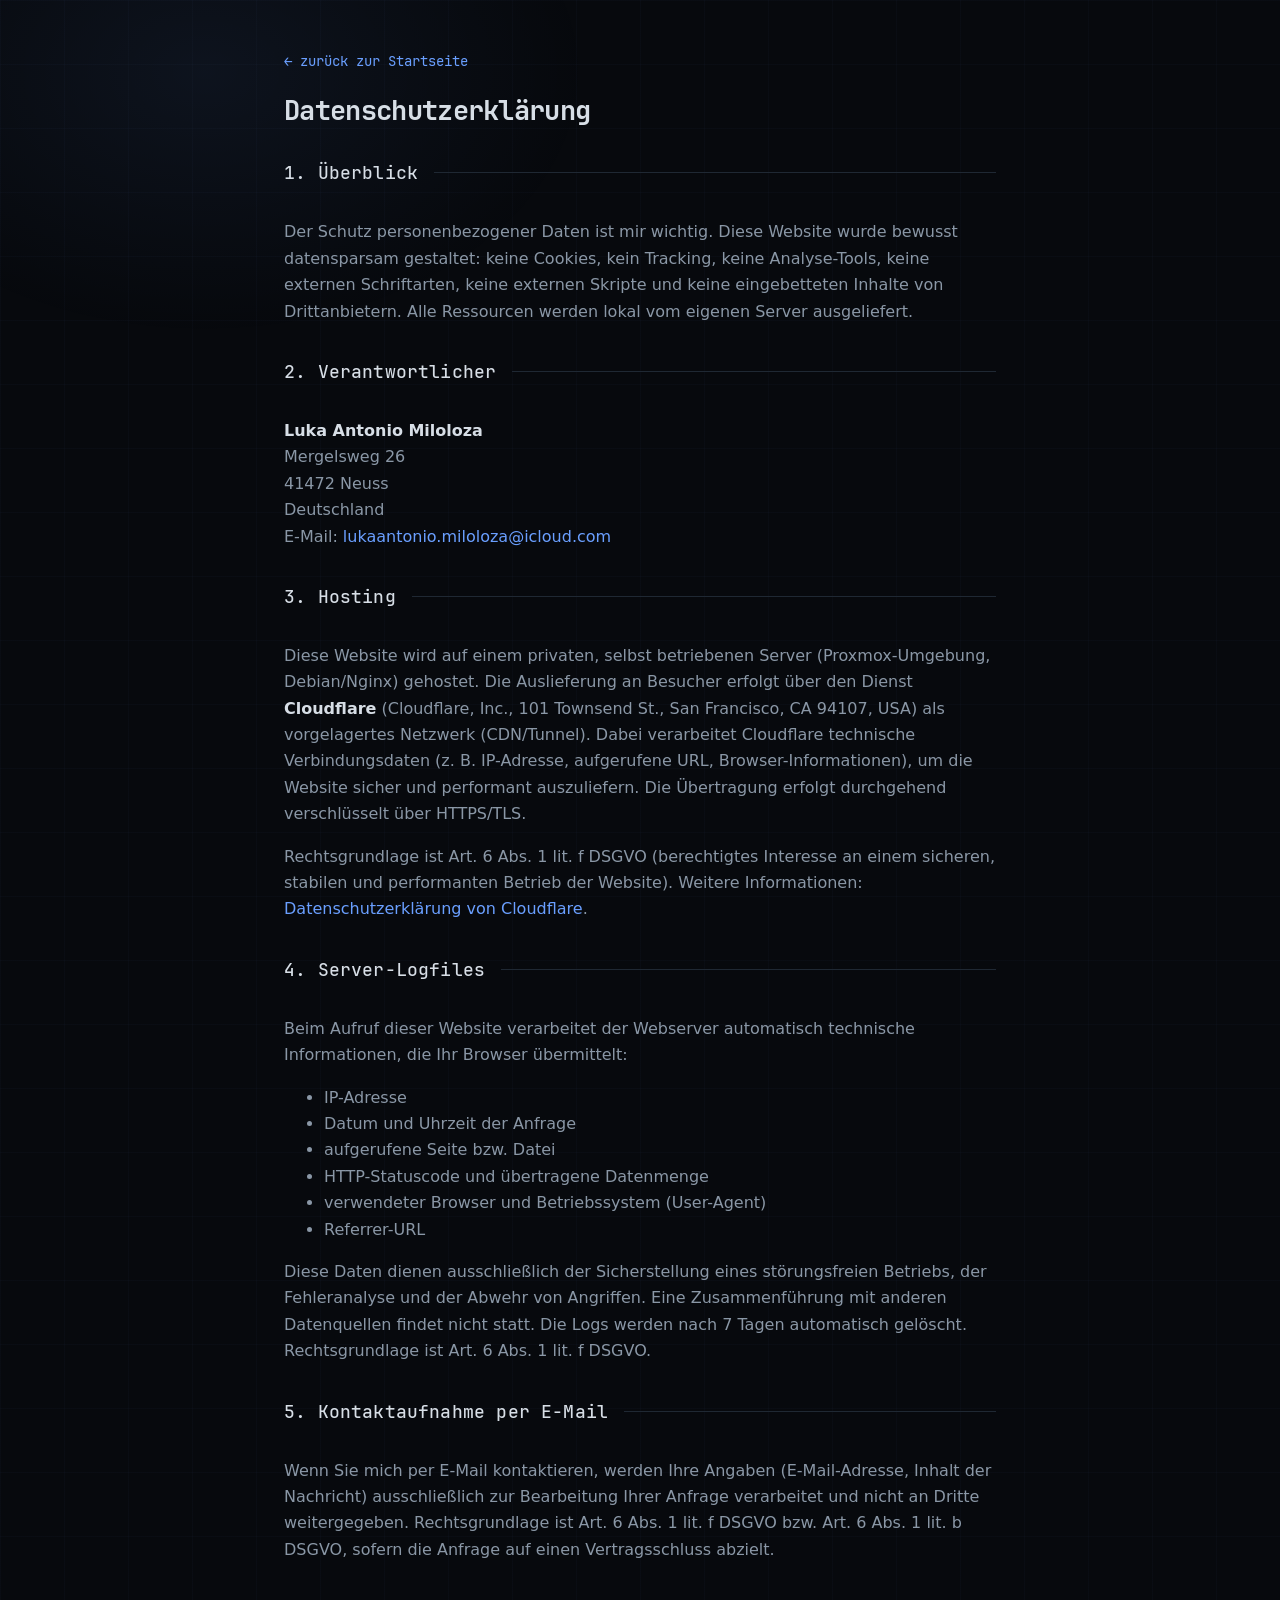
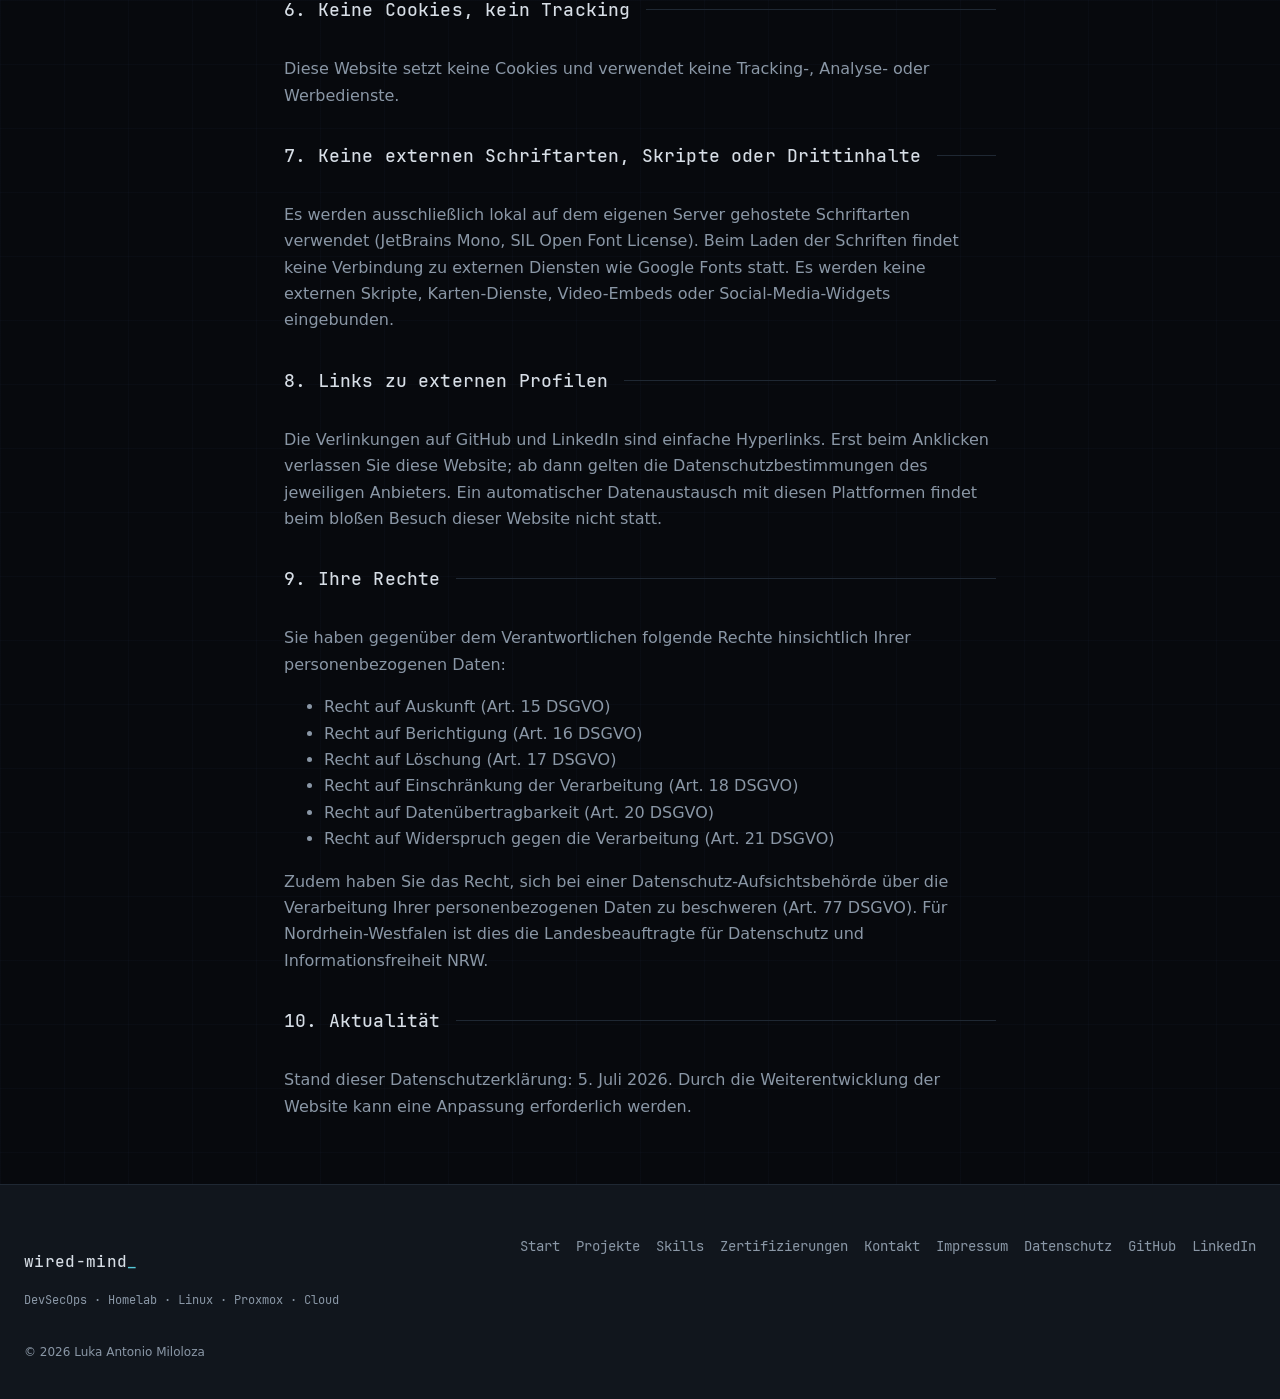
<file: datenschutz.html>
<!DOCTYPE html>
<html lang="de">
<head>
  <meta charset="UTF-8">
  <meta name="viewport" content="width=device-width, initial-scale=1.0">
  <title>Datenschutzerklärung · wired-mind</title>
  <meta name="description" content="Datenschutzerklärung der Website wired-mind.net">
  <meta name="robots" content="noindex">
  <link rel="icon" type="image/svg+xml" href="assets/favicon.svg">
  <link rel="alternate icon" type="image/x-icon" href="favicon.ico">
  <link rel="stylesheet" href="assets/css/style.css">
</head>
<body class="legal-page">
  <main class="legal container">
    <a class="back-link" href="index.html">&larr; zurück zur Startseite</a>

    <h1>Datenschutzerklärung</h1>

    <h2>1. Überblick</h2>
    <p>
      Der Schutz personenbezogener Daten ist mir wichtig. Diese Website wurde
      bewusst datensparsam gestaltet: keine Cookies, kein Tracking, keine
      Analyse-Tools, keine externen Schriftarten, keine externen Skripte und
      keine eingebetteten Inhalte von Drittanbietern. Alle Ressourcen werden
      lokal vom eigenen Server ausgeliefert.
    </p>

    <h2>2. Verantwortlicher</h2>
    <p>
      <strong>Luka Antonio Miloloza</strong><br>
      Mergelsweg 26<br>
      41472 Neuss<br>
      Deutschland<br>
      E-Mail: <a href="mailto:lukaantonio.miloloza@icloud.com">lukaantonio.miloloza@icloud.com</a>
    </p>

    <h2>3. Hosting</h2>
    <p>
      Diese Website wird auf einem privaten, selbst betriebenen Server
      (Proxmox-Umgebung, Debian/Nginx) gehostet. Die Auslieferung an Besucher
      erfolgt über den Dienst <strong>Cloudflare</strong> (Cloudflare, Inc.,
      101 Townsend St., San Francisco, CA 94107, USA) als vorgelagertes Netzwerk
      (CDN/Tunnel). Dabei verarbeitet Cloudflare technische Verbindungsdaten
      (z.&nbsp;B. IP-Adresse, aufgerufene URL, Browser-Informationen), um die
      Website sicher und performant auszuliefern. Die Übertragung erfolgt
      durchgehend verschlüsselt über HTTPS/TLS.
    </p>
    <p>
      Rechtsgrundlage ist Art. 6 Abs. 1 lit. f DSGVO (berechtigtes Interesse an
      einem sicheren, stabilen und performanten Betrieb der Website). Weitere
      Informationen: <a href="https://www.cloudflare.com/privacypolicy/" rel="noopener noreferrer">Datenschutzerklärung von Cloudflare</a>.
    </p>

    <h2>4. Server-Logfiles</h2>
    <p>
      Beim Aufruf dieser Website verarbeitet der Webserver automatisch
      technische Informationen, die Ihr Browser übermittelt:
    </p>
    <ul>
      <li>IP-Adresse</li>
      <li>Datum und Uhrzeit der Anfrage</li>
      <li>aufgerufene Seite bzw. Datei</li>
      <li>HTTP-Statuscode und übertragene Datenmenge</li>
      <li>verwendeter Browser und Betriebssystem (User-Agent)</li>
      <li>Referrer-URL</li>
    </ul>
    <p>
      Diese Daten dienen ausschließlich der Sicherstellung eines störungsfreien
      Betriebs, der Fehleranalyse und der Abwehr von Angriffen. Eine
      Zusammenführung mit anderen Datenquellen findet nicht statt. Die Logs
      werden nach 7 Tagen automatisch gelöscht.
      Rechtsgrundlage ist Art. 6 Abs. 1 lit. f DSGVO.
    </p>

    <h2>5. Kontaktaufnahme per E-Mail</h2>
    <p>
      Wenn Sie mich per E-Mail kontaktieren, werden Ihre Angaben
      (E-Mail-Adresse, Inhalt der Nachricht) ausschließlich zur Bearbeitung
      Ihrer Anfrage verarbeitet und nicht an Dritte weitergegeben.
      Rechtsgrundlage ist Art. 6 Abs. 1 lit. f DSGVO bzw. Art. 6 Abs. 1 lit. b
      DSGVO, sofern die Anfrage auf einen Vertragsschluss abzielt.
    </p>

    <h2>6. Keine Cookies, kein Tracking</h2>
    <p>
      Diese Website setzt keine Cookies und verwendet keine Tracking-,
      Analyse- oder Werbedienste.
    </p>

    <h2>7. Keine externen Schriftarten, Skripte oder Drittinhalte</h2>
    <p>
      Es werden ausschließlich lokal auf dem eigenen Server gehostete
      Schriftarten verwendet (JetBrains Mono, SIL Open Font License). Beim
      Laden der Schriften findet keine Verbindung zu externen Diensten wie
      Google Fonts statt. Es werden keine externen Skripte, Karten-Dienste,
      Video-Embeds oder Social-Media-Widgets eingebunden.
    </p>

    <h2>8. Links zu externen Profilen</h2>
    <p>
      Die Verlinkungen auf GitHub und LinkedIn sind einfache Hyperlinks. Erst
      beim Anklicken verlassen Sie diese Website; ab dann gelten die
      Datenschutzbestimmungen des jeweiligen Anbieters. Ein automatischer
      Datenaustausch mit diesen Plattformen findet beim bloßen Besuch dieser
      Website nicht statt.
    </p>

    <h2>9. Ihre Rechte</h2>
    <p>Sie haben gegenüber dem Verantwortlichen folgende Rechte hinsichtlich Ihrer personenbezogenen Daten:</p>
    <ul>
      <li>Recht auf Auskunft (Art. 15 DSGVO)</li>
      <li>Recht auf Berichtigung (Art. 16 DSGVO)</li>
      <li>Recht auf Löschung (Art. 17 DSGVO)</li>
      <li>Recht auf Einschränkung der Verarbeitung (Art. 18 DSGVO)</li>
      <li>Recht auf Datenübertragbarkeit (Art. 20 DSGVO)</li>
      <li>Recht auf Widerspruch gegen die Verarbeitung (Art. 21 DSGVO)</li>
    </ul>
    <p>
      Zudem haben Sie das Recht, sich bei einer
      Datenschutz-Aufsichtsbehörde über die Verarbeitung Ihrer
      personenbezogenen Daten zu beschweren (Art. 77 DSGVO). Für
      Nordrhein-Westfalen ist dies die Landesbeauftragte für Datenschutz und
      Informationsfreiheit NRW.
    </p>

    <h2>10. Aktualität</h2>
    <p>
      Stand dieser Datenschutzerklärung: 5. Juli 2026. Durch die
      Weiterentwicklung der Website kann eine Anpassung erforderlich werden.
    </p>
  </main>

  <footer class="site-footer">
    <div class="container footer-grid">
      <div>
        <p class="brand">wired-mind<span class="brand-cursor">_</span></p>
        <p class="footer-claim">DevSecOps · Homelab · Linux · Proxmox · Cloud</p>
      </div>
      <nav aria-label="Footer-Navigation">
        <ul class="footer-links">
          <li><a href="index.html#start">Start</a></li>
          <li><a href="index.html#projekte">Projekte</a></li>
          <li><a href="index.html#skills">Skills</a></li>
          <li><a href="index.html#zertifizierungen">Zertifizierungen</a></li>
          <li><a href="index.html#kontakt">Kontakt</a></li>
          <li><a href="impressum.html">Impressum</a></li>
          <li><a href="datenschutz.html">Datenschutz</a></li>
          <li><a href="https://github.com/wiredmind-luka" rel="noopener noreferrer" target="_blank">GitHub</a></li>
          <li><a href="https://de.linkedin.com/in/luka-antonio-miloloza-97ba49266" rel="noopener noreferrer">LinkedIn</a></li>
        </ul>
      </nav>
    </div>
    <p class="footer-note container">© <span id="year"></span> Luka Antonio Miloloza</p>
  </footer>

  <script src="assets/js/main.js"></script>
</body>
</html>
</file>
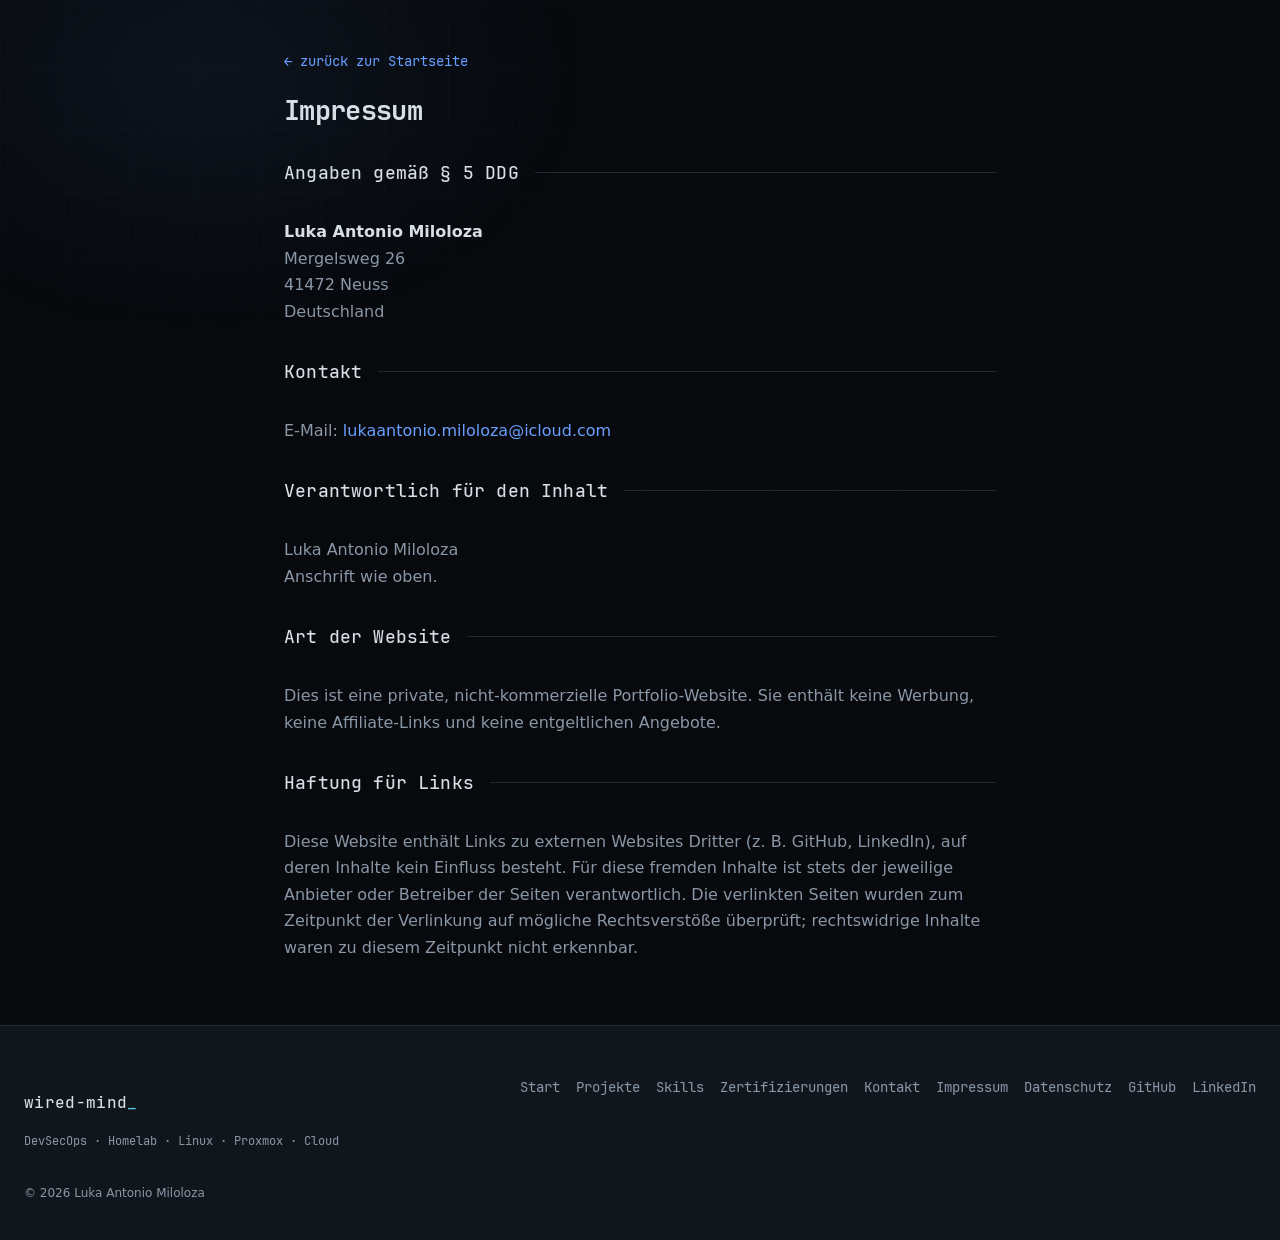
<file: impressum.html>
<!DOCTYPE html>
<html lang="de">
<head>
  <meta charset="UTF-8">
  <meta name="viewport" content="width=device-width, initial-scale=1.0">
  <title>Impressum · wired-mind</title>
  <meta name="description" content="Impressum der Website wired-mind.net">
  <meta name="robots" content="noindex">
  <link rel="icon" type="image/svg+xml" href="assets/favicon.svg">
  <link rel="alternate icon" type="image/x-icon" href="favicon.ico">
  <link rel="stylesheet" href="assets/css/style.css">
</head>
<body class="legal-page">
  <main class="legal container">
    <a class="back-link" href="index.html">&larr; zurück zur Startseite</a>

    <h1>Impressum</h1>

    <h2>Angaben gemäß § 5 DDG</h2>
    <p>
      <strong>Luka Antonio Miloloza</strong><br>
      Mergelsweg 26<br>
      41472 Neuss<br>
      Deutschland
    </p>

    <h2>Kontakt</h2>
    <p>
      E-Mail: <a href="mailto:lukaantonio.miloloza@icloud.com">lukaantonio.miloloza@icloud.com</a>
    </p>

    <h2>Verantwortlich für den Inhalt</h2>
    <p>
      Luka Antonio Miloloza<br>
      Anschrift wie oben.
    </p>

    <h2>Art der Website</h2>
    <p>
      Dies ist eine private, nicht-kommerzielle Portfolio-Website. Sie enthält
      keine Werbung, keine Affiliate-Links und keine entgeltlichen Angebote.
    </p>

    <h2>Haftung für Links</h2>
    <p>
      Diese Website enthält Links zu externen Websites Dritter (z.&nbsp;B. GitHub,
      LinkedIn), auf deren Inhalte kein Einfluss besteht. Für diese fremden
      Inhalte ist stets der jeweilige Anbieter oder Betreiber der Seiten
      verantwortlich. Die verlinkten Seiten wurden zum Zeitpunkt der Verlinkung
      auf mögliche Rechtsverstöße überprüft; rechtswidrige Inhalte waren zu
      diesem Zeitpunkt nicht erkennbar.
    </p>
  </main>

  <footer class="site-footer">
    <div class="container footer-grid">
      <div>
        <p class="brand">wired-mind<span class="brand-cursor">_</span></p>
        <p class="footer-claim">DevSecOps · Homelab · Linux · Proxmox · Cloud</p>
      </div>
      <nav aria-label="Footer-Navigation">
        <ul class="footer-links">
          <li><a href="index.html#start">Start</a></li>
          <li><a href="index.html#projekte">Projekte</a></li>
          <li><a href="index.html#skills">Skills</a></li>
          <li><a href="index.html#zertifizierungen">Zertifizierungen</a></li>
          <li><a href="index.html#kontakt">Kontakt</a></li>
          <li><a href="impressum.html">Impressum</a></li>
          <li><a href="datenschutz.html">Datenschutz</a></li>
          <li><a href="https://github.com/wiredmind-luka" rel="noopener noreferrer" target="_blank">GitHub</a></li>
          <li><a href="https://de.linkedin.com/in/luka-antonio-miloloza-97ba49266" rel="noopener noreferrer">LinkedIn</a></li>
        </ul>
      </nav>
    </div>
    <p class="footer-note container">© <span id="year"></span> Luka Antonio Miloloza</p>
  </footer>

  <script src="assets/js/main.js"></script>
</body>
</html>
</file>
<file: assets/css/style.css>
/* ==========================================================================
   wired-mind portfolio · dark infrastructure theme
   Keine externen Requests: JetBrains Mono liegt lokal in assets/fonts.
   ========================================================================== */

/* ---------- Schrift: JetBrains Mono, selbst gehostet ---------- */
@font-face {
  font-family: "JetBrains Mono";
  src: url("../fonts/JetBrainsMono-Regular.woff2") format("woff2");
  font-weight: 400;
  font-style: normal;
  font-display: swap;
}
@font-face {
  font-family: "JetBrains Mono";
  src: url("../fonts/JetBrainsMono-Medium.woff2") format("woff2");
  font-weight: 500;
  font-style: normal;
  font-display: swap;
}
@font-face {
  font-family: "JetBrains Mono";
  src: url("../fonts/JetBrainsMono-Bold.woff2") format("woff2");
  font-weight: 700;
  font-style: normal;
  font-display: swap;
}

/* ---------- Design-Tokens ---------- */
:root {
  /* Farben */
  --bg:        #07090d;
  --surface:   #11161d;
  --surface-2: #151c25;
  --border:    #1f2833;
  --text:      #d7dee6;
  --muted:     #8a97a6;
  --accent:    #6a9fff;   /* azurblau – Links & Interaktion (7.6:1 auf --bg, AA/AAA) */
  --accent-2:  #56c8d8;   /* cyan – Terminal-Details: Cursor, Tunnel, Boot-Bar */
  --ok:        #7ce38b;   /* grün – laufend/abgeschlossen */
  --warn:      #e3b341;   /* amber – im Aufbau/lernen */
  --plan:      #79a8ff;   /* blau – geplant */

  /* Schrift */
  --font-mono: "JetBrains Mono", ui-monospace, "Cascadia Code", Consolas,
               "Liberation Mono", Menlo, monospace;
  --font-sans: system-ui, -apple-system, "Segoe UI", Roboto, "Helvetica Neue",
               Arial, sans-serif;

  /* Typo-Skala */
  --text-xs:   0.75rem;
  --text-sm:   0.85rem;
  --text-base: 1rem;
  --text-lg:   1.15rem;

  /* Spacing-Skala */
  --space-1:  0.25rem;
  --space-2:  0.5rem;
  --space-3:  0.75rem;
  --space-4:  1rem;
  --space-5:  1.5rem;
  --space-6:  2rem;
  --space-8:  3rem;
  --space-10: 4rem;
  --space-12: 5.5rem;

  --radius:    3px;   /* Flächen & Controls – eckig, Terminal statt SaaS */
  --radius-lg: 6px;   /* nur Terminal-/Datei-Fenster */
  --container: 1320px;
}

/* ---------- Reset & Basis ---------- */
*, *::before, *::after { box-sizing: border-box; }

html { scroll-behavior: smooth; }

body {
  margin: 0;
  background-color: var(--bg);
  background-image:
    linear-gradient(rgba(106, 159, 255, 0.025) 1px, transparent 1px),
    linear-gradient(90deg, rgba(106, 159, 255, 0.025) 1px, transparent 1px);
  background-size: 64px 64px;
  color: var(--text);
  font-family: var(--font-sans);
  font-size: var(--text-base);
  line-height: 1.65;
  -webkit-font-smoothing: antialiased;
}

/* Ein einzelner, statischer Glow – ruhig statt animiert */
body::before {
  content: "";
  position: fixed;
  inset: 0;
  z-index: -1;
  pointer-events: none;
  background: radial-gradient(640px 440px at 16% 8%, rgba(106, 159, 255, 0.07), transparent 60%);
}

::selection { background: rgba(106, 159, 255, 0.25); color: var(--text); }

.container {
  max-width: var(--container);
  margin-inline: auto;
  padding-inline: var(--space-5);
}

img { max-width: 100%; display: block; }

a { color: var(--accent); text-decoration: none; }
a:hover {
  text-decoration: underline;
  text-decoration-thickness: 1px;
  text-underline-offset: 0.25em;
}

:focus-visible {
  outline: 2px solid var(--accent);
  outline-offset: 3px;
  border-radius: var(--radius);
}

.sr-only {
  position: absolute; width: 1px; height: 1px;
  padding: 0; margin: -1px; overflow: hidden;
  clip: rect(0 0 0 0); white-space: nowrap; border: 0;
}

.skip-link {
  position: absolute; left: -9999px; top: 0;
  background: var(--accent); color: var(--bg);
  padding: var(--space-2) var(--space-4); z-index: 100;
  font-family: var(--font-mono);
}
.skip-link:focus { left: 0; }

/* ---------- Typografie ---------- */
h1, h2, h3 { font-family: var(--font-mono); }

h1 {
  /* Minimum 1.8rem: bei 375px Viewport passt "IT-Infrastruktur." sonst nicht in eine Zeile */
  font-size: clamp(1.8rem, 5vw, 4.2rem);
  font-weight: 700;
  line-height: 1.1;
  letter-spacing: -0.025em;
  margin: 0 0 var(--space-4);
}

h2 {
  display: flex;
  align-items: center;
  gap: var(--space-4);
  font-size: 1.35rem;
  font-weight: 500;
  letter-spacing: 0.01em;
  margin: 0 0 var(--space-6);
}
/* Trennlinie hinter dem Sektionsheader – gliedert ohne Dekoration */
h2::after {
  content: "";
  flex: 1;
  height: 1px;
  background: var(--border);
}
.path { color: var(--accent); }

h3 {
  font-size: var(--text-base);
  font-weight: 500;
  margin: 0 0 var(--space-2);
}

/* ---------- Header / Navigation ---------- */
.site-header {
  position: sticky; top: 0; z-index: 50;
  background: rgba(7, 9, 13, 0.92);
  backdrop-filter: blur(8px);
  border-bottom: 1px solid var(--border);
}

.nav {
  display: flex; align-items: center; justify-content: space-between;
  min-height: 60px;
}

.brand {
  font-family: var(--font-mono);
  font-size: var(--text-base);
  font-weight: 500;
  color: var(--text);
  letter-spacing: 0.02em;
}
.brand:hover { text-decoration: none; color: var(--accent); }

.brand-cursor {
  color: var(--accent-2);
  animation: blink 1.2s steps(1) infinite;
}

@keyframes blink { 50% { opacity: 0; } }

.nav-menu {
  display: flex; gap: var(--space-5);
  list-style: none; margin: 0; padding: 0;
}

.nav-menu a {
  font-family: var(--font-mono);
  font-size: var(--text-sm);
  color: var(--muted);
}
.nav-menu a:hover { color: var(--accent); text-decoration: none; }
.nav-menu a.active { color: var(--accent); }

/* Sprachumschalter: bewusst als kleine "Taste" abgesetzt statt als normaler Nav-Link */
.nav-lang a {
  color: var(--accent);
  border: 1px solid var(--border);
  border-radius: var(--radius);
  padding: 0.25rem 0.55rem;
}
.nav-lang a:hover { border-color: var(--accent); color: var(--accent); }

.nav-toggle {
  display: none;
  background: none; border: 1px solid var(--border);
  border-radius: var(--radius); padding: var(--space-2);
  cursor: pointer;
}
.nav-toggle-bar {
  display: block; width: 20px; height: 2px;
  background: var(--text); margin: 4px 0;
}

/* ---------- Hero ---------- */
.hero {
  display: grid;
  grid-template-columns: 1.1fr 1fr;
  gap: var(--space-8);
  align-items: center;
  padding-block: var(--space-12) var(--space-10);
}
/* Grid-Kinder dürfen schmaler werden als ihr Inhalt (nowrap-Terminalzeile) */
.hero > * { min-width: 0; }

.eyebrow {
  font-family: var(--font-mono);
  font-size: var(--text-sm);
  color: var(--accent);
  letter-spacing: 0.06em;
  text-transform: lowercase;
  margin: 0 0 var(--space-3);
}

.hero-sub { color: var(--muted); margin: 0 0 var(--space-6); max-width: 56ch; }

.hero-actions { display: flex; flex-wrap: wrap; gap: var(--space-3); }

.btn {
  display: inline-block;
  font-family: var(--font-mono);
  font-size: var(--text-sm);
  padding: 0.6rem 1.1rem;
  border: 1px solid var(--border);
  border-radius: var(--radius);
  color: var(--text);
  background: var(--surface);
  transition: border-color 0.15s ease, color 0.15s ease, background 0.15s ease;
}
.btn:hover {
  border-color: var(--accent);
  color: var(--accent);
  text-decoration: none;
}
.btn-primary {
  background: var(--accent);
  border-color: var(--accent);
  color: var(--bg);
  font-weight: 700;
}
.btn-primary:hover {
  background: transparent;
  color: var(--accent);
}

/* ---------- Terminal-Karte (Signature) ---------- */
.terminal {
  background: var(--surface);
  border: 1px solid var(--border);
  border-radius: var(--radius-lg);
  overflow: hidden;
  box-shadow: 0 20px 50px rgba(0, 0, 0, 0.45);
}

.terminal-bar {
  display: flex; align-items: center; gap: var(--space-2);
  padding: 0.6rem 0.9rem;
  background: var(--surface-2);
  border-bottom: 1px solid var(--border);
}

.dot { width: 11px; height: 11px; border-radius: 50%; }
.dot-r { background: #f26d6d; }
.dot-y { background: #e3b341; }
.dot-g { background: #7ce38b; }

.terminal-title {
  margin-left: 0.6rem;
  font-family: var(--font-mono);
  font-size: var(--text-xs);
  color: var(--muted);
}

.terminal-body {
  padding: var(--space-4) 1.1rem 1.2rem;
  font-family: var(--font-mono);
  font-size: var(--text-sm);
}

.term-line { margin: 0 0 var(--space-3); white-space: nowrap; overflow: hidden; }
.prompt { color: var(--ok); }
.cursor { color: var(--accent-2); animation: blink 1s steps(1) infinite; }

.term-output { opacity: 0; transition: opacity 0.6s ease; }
.term-output.visible { opacity: 1; }

.term-comment { color: var(--muted); margin: var(--space-2) 0; }

.status-table { width: 100%; border-collapse: collapse; }
.status-table td {
  padding: 0.3rem 0.5rem 0.3rem 0;
  border-bottom: 1px dashed var(--border);
  color: var(--text);
}
.status-table td:nth-child(2) { color: var(--muted); }
.status-table .ok { color: var(--ok); text-align: right; }
.status-table .warn { color: var(--warn); text-align: right; }

.led {
  display: inline-block; width: 8px; height: 8px;
  border-radius: 50%; margin-right: var(--space-2);
  vertical-align: middle;
}
.led-ok { background: var(--ok); box-shadow: 0 0 6px var(--ok); }
.led-warn { background: var(--warn); box-shadow: 0 0 6px var(--warn); }

/* ---------- Sektionen ---------- */
.section { padding-block: var(--space-10); }

/* Scroll-Reveal: Klasse wird nur per JS gesetzt – ohne JS bleibt alles sichtbar */
.reveal {
  opacity: 0;
  transform: translateY(8px);
  transition: opacity 0.4s ease, transform 0.4s ease;
}
.reveal.visible { opacity: 1; transform: none; }

/* ---------- Flächen ---------- */
.card {
  background: var(--surface);
  border: 1px solid var(--border);
  border-radius: var(--radius);
  padding: var(--space-5);
}

.meta-key {
  font-family: var(--font-mono);
  color: var(--accent);
  font-size: 0.85em;
}

/* ---------- Datei-Fenster (skills.conf) ---------- */
.conf-window {
  background: var(--surface);
  border: 1px solid var(--border);
  border-radius: var(--radius-lg);
  overflow: hidden;
}

.conf-bar {
  display: flex; align-items: center; justify-content: space-between;
  gap: var(--space-4);
  padding: 0.6rem 1.1rem;
  background: var(--surface-2);
  border-bottom: 1px solid var(--border);
  font-family: var(--font-mono);
  font-size: var(--text-xs);
  color: var(--muted);
}

.conf-body {
  display: grid;
  grid-template-columns: repeat(2, 1fr);
  gap: var(--space-5) var(--space-8);
  padding: var(--space-5) 1.1rem var(--space-6);
  font-family: var(--font-mono);
  font-size: var(--text-sm);
}

.conf-group { margin: 0; }

.conf-key {
  font-size: var(--text-sm);
  font-weight: 500;
  color: var(--accent);
  margin: 0 0 var(--space-1);
}

.conf-values {
  margin: 0;
  color: var(--text);
  line-height: 1.8;
  overflow-wrap: anywhere; /* lange Config-Tokens auf schmalen Screens umbrechen */
}

.conf-comment { margin: 0 0 var(--space-1); color: var(--muted); }

.conf-learning { grid-column: 1 / -1; padding-top: var(--space-2); border-top: 1px dashed var(--border); }
.conf-learning .conf-key { color: var(--warn); }

/* ---------- Projekte ---------- */
.projects-grid {
  display: grid;
  grid-template-columns: repeat(3, 1fr);
  gap: var(--space-4);
  margin-top: var(--space-4);
}

.project {
  background: var(--surface);
  border: 1px solid var(--border);
  border-radius: var(--radius);
  padding: var(--space-5);
  transition: border-color 0.15s ease;
}
.project:hover { border-color: rgba(106, 159, 255, 0.45); }

/* Gestrichelt = geplant: gleiche Bild-Sprache wie [currently-learning]
   und die geplanten VLAN-Zonen im Topologie-Graphen */
.project-planned { border-style: dashed; }

/* Prompt-Prefix statt Hover-Lift: ">" erscheint vor dem Titel */
.project-title::before {
  content: ">";
  display: inline-block;
  width: 1.1ch;
  margin-left: -1.1ch;
  color: var(--accent);
  opacity: 0;
  transition: opacity 0.15s ease;
}
.project:hover .project-title::before { opacity: 1; }

.project p { color: var(--muted); font-size: 0.95rem; }

.project-head {
  display: flex; flex-wrap: wrap; align-items: baseline;
  justify-content: space-between; gap: var(--space-2);
  margin-bottom: var(--space-2);
}
.project-head h3 { margin: 0; }

.project-featured .project-title { font-size: var(--text-lg); }

.project-featured-grid {
  display: grid;
  grid-template-columns: 1.6fr 1fr;
  gap: var(--space-6);
  align-items: start;
}

.project-facts {
  list-style: none; margin: 0; padding: 0 0 0 var(--space-4);
  border-left: 2px solid var(--border);
  font-family: var(--font-mono);
  font-size: var(--text-sm);
}
.project-facts li { padding: var(--space-1) 0; color: var(--muted); }

.badge {
  font-family: var(--font-mono);
  font-size: var(--text-xs);
  padding: 0.15rem 0.5rem;
  border-radius: var(--radius);
  border: 1px solid;
  white-space: nowrap;
}
.badge-done    { color: var(--ok);   border-color: var(--ok);   background: rgba(124, 227, 139, 0.08); }
.badge-progress{ color: var(--warn); border-color: var(--warn); background: rgba(227, 179, 65, 0.08); }
.badge-planned { color: var(--plan); border-color: var(--plan); background: rgba(121, 168, 255, 0.08); }

.learned { font-size: 0.88rem; }

/* Stack-Zeile statt Chip-Wolke */
.project-stack {
  margin: var(--space-3) 0 0;
  padding-top: var(--space-3);
  border-top: 1px dashed var(--border);
  font-family: var(--font-mono);
  font-size: var(--text-xs);
  color: var(--muted);
  letter-spacing: 0.02em;
  overflow-wrap: anywhere;
}

/* ---------- Topologie: Homelab-Karte im Featured-Projekt ---------- */
.topology { margin: var(--space-6) 0 0; }

.topo { display: block; width: 100%; height: auto; }
.topo text { font-family: var(--font-mono); }
.topo-mobile { display: none; }

.tp-title { fill: var(--text); font-size: 14px; font-weight: 500; }
.tp-sub { fill: var(--muted); font-size: 12px; }
.tp-zone-title { fill: var(--text); font-size: 13px; font-weight: 500; }
.tp-plan-label { fill: var(--plan); font-size: 12px; }
.tp-you { fill: var(--accent-2); font-size: 13px; font-weight: 700; }
.tp-tunnel-label { fill: var(--accent-2); opacity: 0.75; }

.tp-node { fill: var(--surface-2); stroke: var(--border); }
.tp-node-plan { fill: rgba(121, 168, 255, 0.04); stroke: var(--plan); stroke-dasharray: 5 5; }
.tp-host { fill: var(--surface); stroke: var(--border); }
.tp-zone { fill: rgba(7, 9, 13, 0.5); stroke: var(--border); }
.tp-zone-plan { fill: rgba(121, 168, 255, 0.03); stroke: var(--plan); stroke-dasharray: 5 5; opacity: 0.85; }
.tp-led-ok { fill: var(--ok); }

.tp-link { fill: none; stroke: var(--muted); stroke-opacity: 0.45; stroke-width: 2; }
.tp-link-plan { fill: none; stroke: var(--plan); stroke-opacity: 0.6; stroke-width: 2; stroke-dasharray: 4 5; }
.tp-arrow { fill: var(--accent-2); }
.tp-tunnel {
  fill: none;
  stroke: var(--accent-2);
  stroke-width: 2;
  stroke-dasharray: 7 9;
  stroke-linecap: round;
  opacity: 0.9;
}

/* Zeichnet sich einmal, wenn der Graph ins Sichtfeld scrollt (.topo-live per JS).
   Ohne JS oder mit reduced-motion: sofort vollständig sichtbar. */
@media (prefers-reduced-motion: no-preference) {
  .topo-live .tp-link {
    stroke-dasharray: 1;
    stroke-dashoffset: 1;
    animation: tp-draw 0.45s ease-out forwards;
    animation-delay: var(--d, 0s);
  }
  .topo-live .tp-fade {
    animation: tp-fadein 0.5s ease-out backwards;
    animation-delay: var(--d, 0s);
  }
  .topo-live .tp-tunnel {
    animation: tp-fadein 0.6s ease-out backwards, tp-march 1.6s linear infinite;
    animation-delay: var(--d, 0s), 0s;
  }
}

@keyframes tp-draw { to { stroke-dashoffset: 0; } }
@keyframes tp-fadein { from { opacity: 0; } }
@keyframes tp-march { to { stroke-dashoffset: -16; } }

/* Animations-Delays per Kindposition statt Inline-Styles, damit die CSP
   mit style-src 'self' ohne 'unsafe-inline' auskommt. Kind 1 ist <defs>;
   die Reihenfolge entspricht dem Markup (de und en sind identisch). */
.topo-desktop > :nth-child(2)  { --d: 0s; }
.topo-desktop > :nth-child(3)  { --d: 0.05s; }
.topo-desktop > :nth-child(4)  { --d: 0.1s; }
.topo-desktop > :nth-child(5)  { --d: 0.15s; }
.topo-desktop > :nth-child(6)  { --d: 0.2s; }
.topo-desktop > :nth-child(7)  { --d: 0.25s; }
.topo-desktop > :nth-child(8)  { --d: 0.3s; }
.topo-desktop > :nth-child(9)  { --d: 0.35s; }
.topo-desktop > :nth-child(10) { --d: 0.85s; } /* wireguard (geplant) blendet nach den zonen ein */
.topo-desktop > :nth-child(11) { --d: 0.45s; }
.topo-desktop > :nth-child(12) { --d: 0.55s; }
.topo-desktop > :nth-child(13) { --d: 0.62s; }
.topo-desktop > :nth-child(14) { --d: 0.69s; }
.topo-desktop > :nth-child(15) { --d: 0.76s; }
.topo-desktop > :nth-child(16) { --d: 0.9s; }
.topo-desktop > :nth-child(17) { --d: 1s; }
.topo-desktop > :nth-child(18) { --d: 1.15s; }

.topo-mobile > :nth-child(2)  { --d: 0s; }
.topo-mobile > :nth-child(3)  { --d: 0.05s; }
.topo-mobile > :nth-child(4)  { --d: 0.1s; }
.topo-mobile > :nth-child(5)  { --d: 0.15s; }
.topo-mobile > :nth-child(6)  { --d: 0.2s; }
.topo-mobile > :nth-child(7)  { --d: 0.25s; }
.topo-mobile > :nth-child(8)  { --d: 0.3s; }
.topo-mobile > :nth-child(9)  { --d: 0.35s; }
.topo-mobile > :nth-child(10) { --d: 0.45s; }
.topo-mobile > :nth-child(11) { --d: 0.55s; }
.topo-mobile > :nth-child(12) { --d: 0.62s; }
.topo-mobile > :nth-child(13) { --d: 0.69s; }
.topo-mobile > :nth-child(14) { --d: 0.76s; }
.topo-mobile > :nth-child(15) { --d: 0.9s; }

.topo-legend {
  display: flex;
  flex-wrap: wrap;
  gap: var(--space-4);
  margin-top: var(--space-3);
  font-family: var(--font-mono);
  font-size: var(--text-xs);
  color: var(--muted);
}
.topo-key { display: inline-flex; align-items: center; gap: var(--space-2); }
.topo-plan-swatch { width: 10px; height: 10px; border: 1px dashed var(--plan); }
.topo-dash { width: 20px; border-top: 2px dashed var(--accent-2); }

/* ---------- Über mich ---------- */
.about-grid {
  display: grid;
  grid-template-columns: 1.6fr 1fr;
  gap: var(--space-6);
}
.about-text { margin: 0; max-width: 65ch; }
.about-meta {
  font-family: var(--font-mono);
  font-size: var(--text-sm);
  color: var(--muted);
  border-left: 2px solid var(--border);
  padding-left: var(--space-4);
  align-self: center;
}
.about-meta p { margin: 0.4rem 0; }

/* ---------- Werdegang: git log ---------- */
.gitlog {
  list-style: none;
  margin: 0; padding: var(--space-1) 0 0;
  position: relative;
  max-width: 860px;
}
.gitlog::before {
  content: "";
  position: absolute;
  left: 8px; top: 8px; bottom: 8px;
  width: 2px;
  background: var(--border);
}
.gitlog li {
  position: relative;
  padding: 0 0 var(--space-6) var(--space-6);
}
.gitlog li:last-child { padding-bottom: 0; }
.gitlog li::before {
  content: "*";
  position: absolute;
  left: 0; top: -0.1em;
  width: 18px;
  text-align: center;
  font-family: var(--font-mono);
  font-size: 1.2rem;
  font-weight: 700;
  line-height: 1.4;
  color: var(--accent);
  background: var(--bg);
}
.gitlog h3 { display: inline; margin: 0; }
.gitlog-ref {
  font-family: var(--font-mono);
  font-size: var(--text-xs);
  color: var(--warn);
  margin-left: var(--space-2);
  white-space: nowrap;
}
.gitlog-ref-head { color: var(--accent); }
.gitlog p { color: var(--muted); margin: var(--space-1) 0 0; }

/* ---------- Zertifizierungen: Checkliste ---------- */
.checklist {
  display: grid;
  grid-template-columns: 1fr 1.4fr;
  gap: var(--space-6) var(--space-8);
  background: var(--surface);
  border: 1px solid var(--border);
  border-radius: var(--radius);
  padding: var(--space-5);
  font-family: var(--font-mono);
}

.check-title {
  font-size: var(--text-sm);
  font-weight: 500;
  color: var(--muted);
  margin: 0 0 var(--space-3);
}

.check-list, .check-roadmap { list-style: none; margin: 0; padding: 0; }

.check-list li, .check-roadmap li {
  display: grid;
  grid-template-columns: auto 1fr;
  gap: var(--space-3);
  padding: var(--space-2) 0;
  border-bottom: 1px dashed var(--border);
  font-size: var(--text-sm);
}
.check-list li:last-child, .check-roadmap li:last-child { border-bottom: none; }

.check-box { white-space: nowrap; }
.check-done .check-box { color: var(--ok); }
.check-active .check-box { color: var(--warn); }
/* Aktueller Roadmap-Schritt: dezent markiert, gleiche Amber-Logik wie die Badges */
.check-roadmap .check-active {
  border-left: 2px solid var(--warn);
  padding-left: var(--space-3);
  background: rgba(227, 179, 65, 0.04);
}
.check-planned .check-box { color: var(--muted); }

.cert-name { display: block; font-weight: 500; }
.check-planned .cert-name { color: var(--muted); }
.cert-placeholder .cert-name { color: var(--muted); font-weight: 400; }
.cert-note {
  display: block;
  font-size: var(--text-xs);
  color: var(--muted);
  margin-top: 0.15rem;
}

/* ---------- Kontakt ---------- */
.contact-card { max-width: 620px; }
.contact-list {
  list-style: none; margin: var(--space-4) 0 0; padding: 0;
  font-family: var(--font-mono); font-size: var(--text-sm);
}
.contact-list li { padding: 0.35rem 0; }

/* ---------- Footer ---------- */
.site-footer {
  border-top: 1px solid var(--border);
  background: var(--surface);
  padding-block: var(--space-8) var(--space-5);
  margin-top: var(--space-8);
}
.footer-grid {
  display: flex; flex-wrap: wrap;
  justify-content: space-between;
  gap: var(--space-5);
}
.footer-claim {
  font-family: var(--font-mono);
  font-size: var(--text-xs);
  color: var(--muted);
  margin: 0.4rem 0 0;
}
.footer-links {
  display: flex; flex-wrap: wrap; gap: var(--space-4);
  list-style: none; margin: 0; padding: 0;
}
.footer-links a {
  font-family: var(--font-mono);
  font-size: var(--text-sm);
  color: var(--muted);
}
.footer-links a:hover { color: var(--accent); }
.footer-note {
  margin-top: var(--space-6);
  font-size: var(--text-xs);
  color: var(--muted);
}
.footer-eof {
  margin-top: var(--space-1);
  font-family: var(--font-mono);
  font-size: var(--text-xs);
  color: var(--muted);
}

/* ---------- Boot-Overlay (wird nur per JS eingefügt) ---------- */
.booting { overflow: hidden; }

.boot-overlay {
  position: fixed;
  inset: 0;
  z-index: 200;
  display: flex;
  align-items: center;
  justify-content: center;
  background: var(--bg);
  font-family: var(--font-mono);
  font-size: var(--text-sm);
  cursor: pointer;
  transition: opacity 0.3s ease;
}
.boot-overlay.done { opacity: 0; pointer-events: none; }

.boot-inner { width: min(420px, 86vw); }

.boot-line { margin: 0 0 var(--space-2); color: var(--muted); white-space: pre; }
.boot-head { color: var(--text); }
.boot-ok { color: var(--ok); }
.boot-bar { color: var(--accent-2); letter-spacing: 0.04em; margin-top: var(--space-3); }

/* ---------- Rechtsseiten (Impressum / Datenschutz) ---------- */
/* Kurzer Inhalt + hoher Viewport: Seite füllt die volle Höhe, der Footer
   schließt bündig mit dem unteren Rand ab – kein Hintergrundstreifen
   unterhalb des Footers. */
.legal-page {
  min-height: 100vh;
  display: flex;
  flex-direction: column;
}
.legal-page .legal { flex: 1 0 auto; width: 100%; }
.legal-page .site-footer { margin-top: auto; }

.legal { max-width: 760px; padding-block: var(--space-8); }
/* Bewusst transparent: so scheint exakt der body-Hintergrund (var(--bg)
   inkl. Rasterlinien) durch – ein Farbsprung zwischen .legal und body ist
   damit ausgeschlossen. Eine eigene (auch gleichfarbige) Deckfläche würde
   das Raster im Textbereich abdecken und selbst eine Kante erzeugen. */
.legal { background-color: transparent; }
.legal h1 { font-size: 1.7rem; }
.legal h2 { font-size: 1.1rem; margin-top: var(--space-6); }
.legal p, .legal li { color: var(--muted); }
.legal strong { color: var(--text); }

.notice {
  border: 1px solid var(--warn);
  background: rgba(227, 179, 65, 0.08);
  color: var(--warn);
  border-radius: var(--radius);
  padding: var(--space-4) var(--space-5);
  font-size: var(--text-sm);
  margin: var(--space-5) 0;
}

.back-link {
  font-family: var(--font-mono);
  font-size: var(--text-sm);
  display: inline-block;
  margin-bottom: var(--space-5);
}

/* ---------- 404-Seite ---------- */
.terminal-404 { max-width: 640px; margin-top: var(--space-10); }
.term-line-gap { margin-top: var(--space-4); }

/* ---------- Schwebender Sektions-Indikator (nur Desktop) ----------
   Punkt-Leiste am linken Rand; aktiver Punkt folgt der bestehenden
   Scroll-Spy-Logik in main.js. Auf Mobile übernimmt das Burger-Menü. */
.toc-rail { display: none; }

@media (min-width: 1101px) {
  .toc-rail {
    display: block;
    position: fixed;
    left: var(--space-4);
    top: 50%;
    transform: translateY(-50%);
    z-index: 40;
    font-family: var(--font-mono);
  }
  .toc-rail ul { list-style: none; margin: 0; padding: 0; }
  .toc-rail a { position: relative; display: flex; align-items: center; padding: 0.42rem; }
  .toc-dot {
    width: 9px; height: 9px;
    border-radius: 50%;
    border: 1px solid var(--muted);
    background: transparent;
    transition: background 0.15s ease, border-color 0.15s ease;
  }
  .toc-rail a:hover .toc-dot,
  .toc-rail a:focus-visible .toc-dot { border-color: var(--accent); }
  .toc-rail a.active .toc-dot {
    background: var(--accent);
    border-color: var(--accent);
    box-shadow: 0 0 8px rgba(106, 159, 255, 0.55);
  }
  .toc-label {
    position: absolute;
    left: calc(100% + 4px);
    top: 50%;
    transform: translateY(-50%);
    white-space: nowrap;
    font-size: var(--text-xs);
    color: var(--accent);
    background: var(--surface);
    border: 1px solid var(--border);
    border-radius: var(--radius);
    padding: 0.15rem 0.5rem;
    opacity: 0;
    pointer-events: none;
    transition: opacity 0.15s ease;
  }
  .toc-rail a:hover .toc-label,
  .toc-rail a:focus-visible .toc-label { opacity: 1; }
  /* Rechtsseiten: leicht abgesetzt, kleinere Punkte */
  .toc-rail .toc-legal {
    margin-top: var(--space-3);
    padding-top: var(--space-3);
    border-top: 1px dashed var(--border);
  }
  .toc-rail .toc-legal .toc-dot { width: 7px; height: 7px; border-radius: 1px; }
  .toc-rail .toc-legal .toc-label { color: var(--muted); }
}

/* Rechtsseiten-Links im Nav-Menü: nur im mobilen Menü sichtbar,
   auf Desktop übernimmt der Sektions-Indikator */
.nav-legal { display: none; }

/* ---------- GitHub-Platzhalter: übergangsweise deaktiviert ---------- */
.is-coming-soon {
  opacity: 0.45;
  cursor: not-allowed;
  user-select: none;
}
.btn.is-coming-soon:hover { border-color: var(--border); color: var(--text); }
.footer-links .is-coming-soon {
  font-family: var(--font-mono);
  font-size: var(--text-sm);
  color: var(--muted);
}
.soon-tag {
  font-family: var(--font-mono);
  font-size: 0.65em;
  color: var(--warn);
  border: 1px solid var(--warn);
  border-radius: var(--radius);
  padding: 0.05em 0.4em;
  margin-left: 0.5em;
  vertical-align: 0.1em;
  letter-spacing: 0.05em;
}

/* ---------- Responsive ---------- */
@media (max-width: 1000px) {
  .projects-grid { grid-template-columns: 1fr; }
  /* Desktop-Topologie würde hier zu klein skalieren → vertikale Variante */
  .topo-desktop { display: none; }
  .topo-mobile { display: block; max-width: 440px; margin-inline: auto; }
}

@media (max-width: 900px) {
  .hero { grid-template-columns: 1fr; padding-block: var(--space-8) var(--space-8); }
  .about-grid { grid-template-columns: 1fr; }
  .about-meta { border-left: none; padding-left: 0; border-top: 1px solid var(--border); padding-top: var(--space-4); }
  .conf-body { grid-template-columns: 1fr; }
  .project-featured-grid { grid-template-columns: 1fr; }
  .project-facts { border-left: none; padding-left: 0; border-top: 1px dashed var(--border); padding-top: var(--space-3); }
  .checklist { grid-template-columns: 1fr; }
}

@media (max-width: 700px) {
  .nav-toggle { display: block; padding: 0.6rem 0.65rem; }
  .nav-menu {
    display: none;
    position: absolute;
    top: 60px; left: 0; right: 0;
    flex-direction: column;
    gap: 0;
    background: var(--surface);
    border-bottom: 1px solid var(--border);
    padding: var(--space-2) var(--space-5) var(--space-4);
  }
  .nav-menu.open { display: flex; }
  /* Tap-Ziele ≥ ~44px: Fläche auf den Link statt aufs <li> */
  .nav-menu li { padding: 0; }
  .nav-menu a { display: block; padding: 0.75rem 0; }
  /* Impressum/Datenschutz im mobilen Menü: abgesetzt und dezenter */
  .nav-legal { display: list-item; }
  li:not(.nav-legal) + .nav-legal { border-top: 1px dashed var(--border); margin-top: var(--space-2); padding-top: var(--space-1); }
  .nav-legal a { color: var(--muted); font-size: var(--text-xs); }
  .nav-lang a { display: inline-block; padding: 0.55rem 0.9rem; margin-top: var(--space-2); }
  .footer-links a { display: inline-block; padding: 0.55rem 0.15rem; }
  .contact-list a { display: inline-block; padding: 0.4rem 0; }
  .terminal-body { font-size: var(--text-xs); }
  /* Fließtext nicht unter 16px auf Handys */
  .project p { font-size: 1rem; }
}

/* ---------- Reduced Motion ---------- */
@media (prefers-reduced-motion: reduce) {
  html { scroll-behavior: auto; }
  .brand-cursor, .cursor { animation: none; }
  .term-output { transition: none; }
  .reveal { opacity: 1 !important; transform: none !important; }
  * { transition: none !important; }
}
</file>
